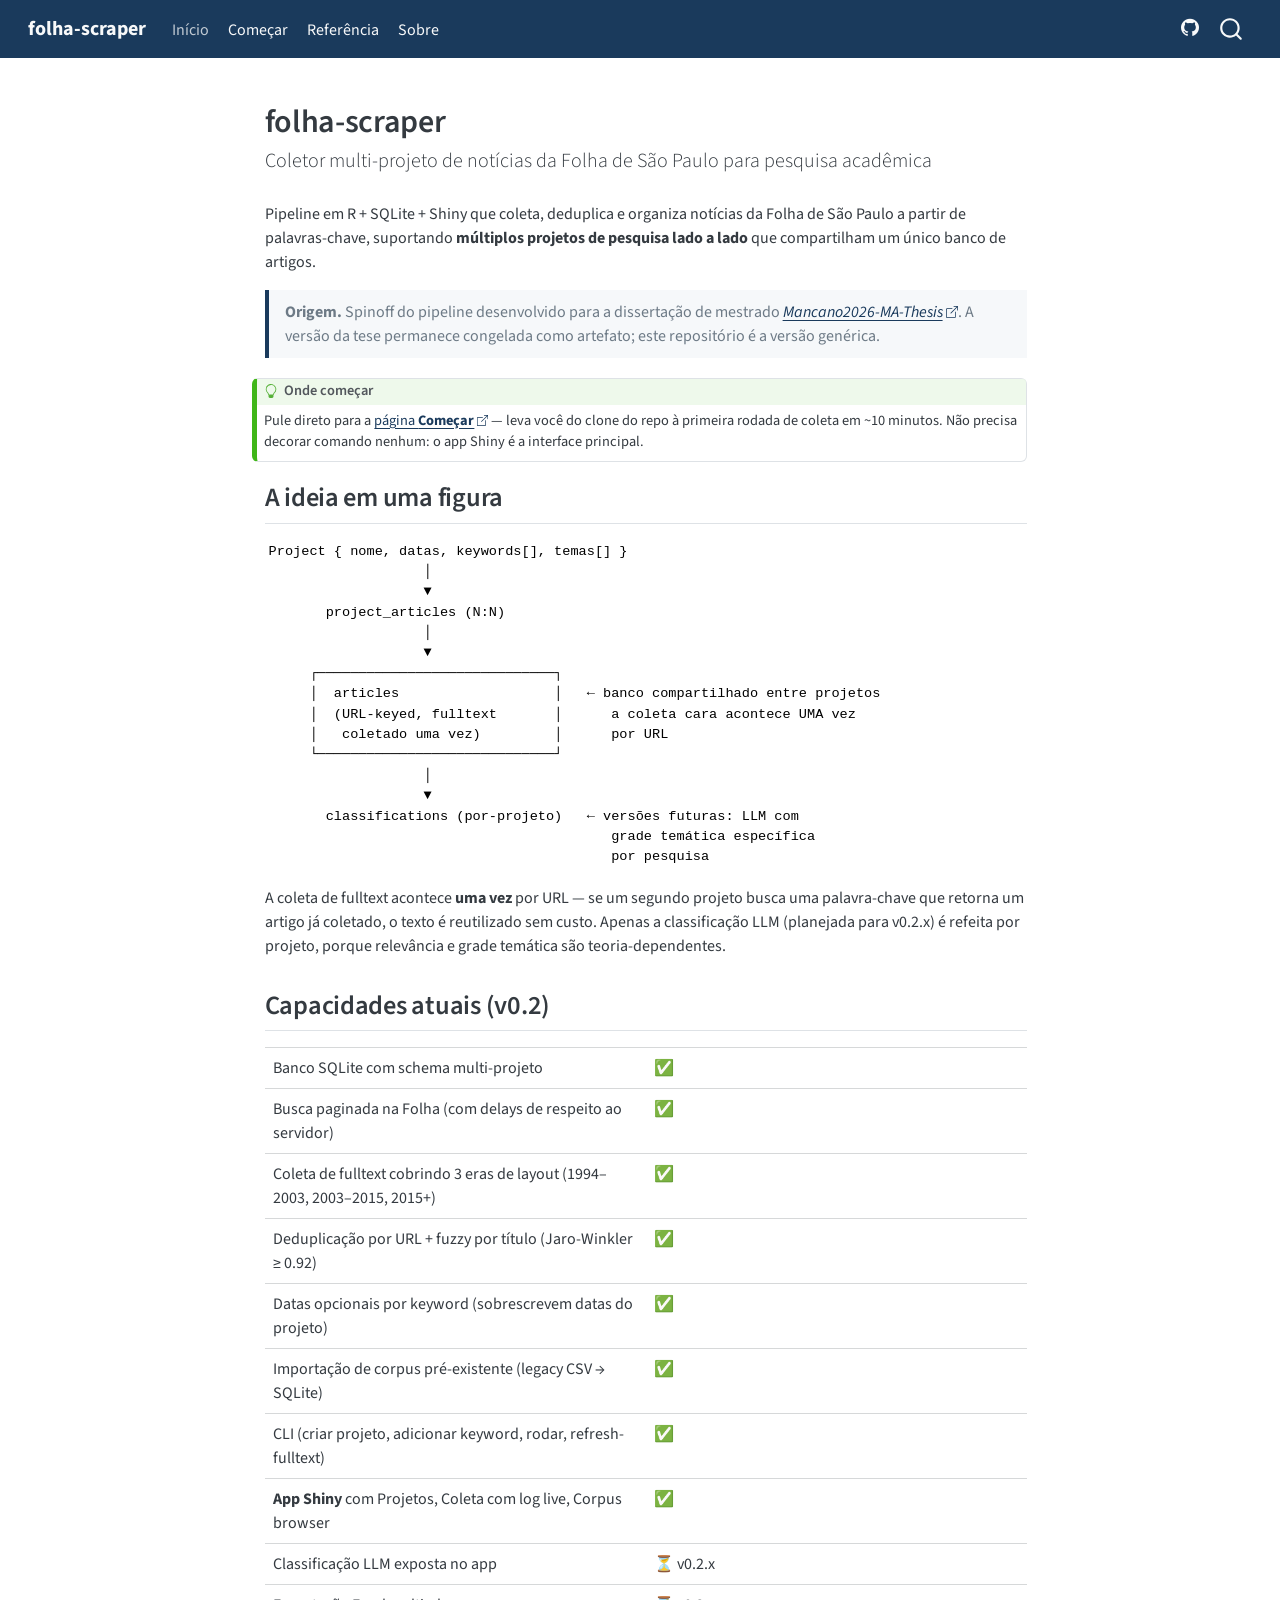
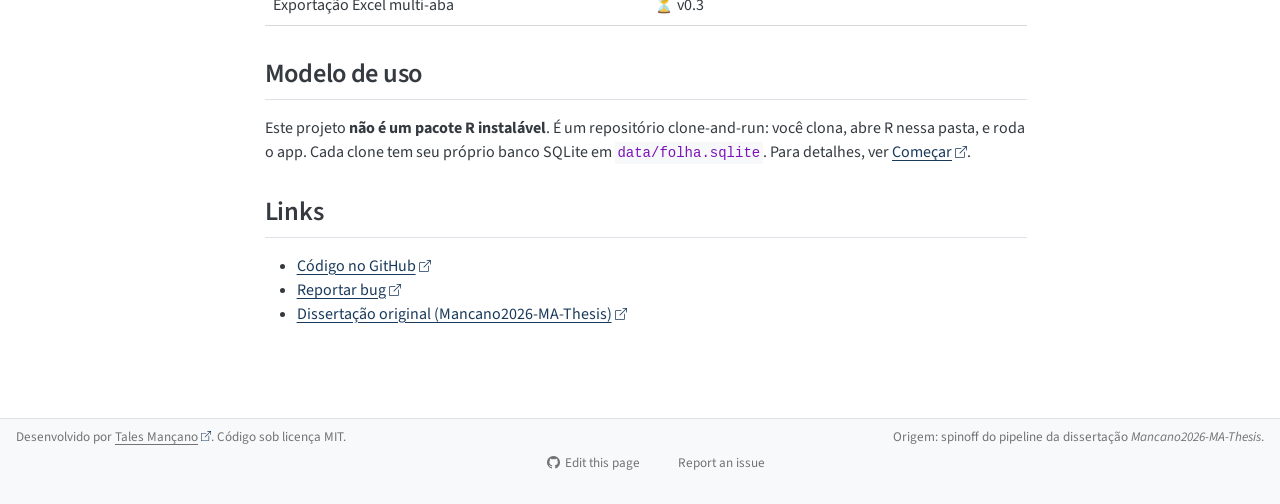
<file: docs/index.html>
<!DOCTYPE html>
<html xmlns="http://www.w3.org/1999/xhtml" lang="en" xml:lang="en"><head>

<meta charset="utf-8">
<meta name="generator" content="quarto-1.9.37">

<meta name="viewport" content="width=device-width, initial-scale=1.0, user-scalable=yes">


<title>folha-scraper</title>
<style>
/* Default styles provided by pandoc.
** See https://pandoc.org/MANUAL.html#variables-for-html for config info.
*/
code{white-space: pre-wrap;}
span.smallcaps{font-variant: small-caps;}
div.columns{display: flex; gap: min(4vw, 1.5em);}
div.column{flex: auto; overflow-x: auto;}
div.hanging-indent{margin-left: 1.5em; text-indent: -1.5em;}
ul.task-list{list-style: none;}
ul.task-list li input[type="checkbox"] {
  width: 0.8em;
  margin: 0 0.8em 0.2em -1em; /* quarto-specific, see https://github.com/quarto-dev/quarto-cli/issues/4556 */ 
  vertical-align: middle;
}
</style>


<script src="site_libs/quarto-nav/quarto-nav.js"></script>
<script src="site_libs/clipboard/clipboard.min.js"></script>
<script src="site_libs/quarto-search/autocomplete.umd.js"></script>
<script src="site_libs/quarto-search/fuse.min.js"></script>
<script src="site_libs/quarto-search/quarto-search.js"></script>
<meta name="quarto:offset" content="./">
<script src="site_libs/quarto-html/quarto.js" type="module"></script>
<script src="site_libs/quarto-html/tabsets/tabsets.js" type="module"></script>
<script src="site_libs/quarto-html/popper.min.js"></script>
<script src="site_libs/quarto-html/tippy.umd.min.js"></script>
<script src="site_libs/quarto-html/anchor.min.js"></script>
<link href="site_libs/quarto-html/tippy.css" rel="stylesheet">
<link href="site_libs/quarto-html/quarto-syntax-highlighting-d7bc499e3991bb191dafef194b218b79.css" rel="stylesheet" id="quarto-text-highlighting-styles">
<script src="site_libs/bootstrap/bootstrap.min.js"></script>
<link href="site_libs/bootstrap/bootstrap-icons.css" rel="stylesheet">
<link href="site_libs/bootstrap/bootstrap-9779c63a7e80801b0e7fff5281d4ee7c.min.css" rel="stylesheet" append-hash="true" id="quarto-bootstrap" data-mode="light">
<script id="quarto-search-options" type="application/json">{
  "location": "navbar",
  "copy-button": false,
  "collapse-after": 3,
  "panel-placement": "end",
  "type": "overlay",
  "limit": 50,
  "keyboard-shortcut": [
    "f",
    "/",
    "s"
  ],
  "show-item-context": false,
  "language": {
    "search-no-results-text": "No results",
    "search-matching-documents-text": "matching documents",
    "search-copy-link-title": "Copy link to search",
    "search-hide-matches-text": "Hide additional matches",
    "search-more-match-text": "more match in this document",
    "search-more-matches-text": "more matches in this document",
    "search-clear-button-title": "Clear",
    "search-text-placeholder": "",
    "search-detached-cancel-button-title": "Cancel",
    "search-submit-button-title": "Submit",
    "search-label": "Search"
  }
}</script>
<style>html{ scroll-behavior: smooth; }</style>


</head>

<body class="nav-fixed fullcontent quarto-light">

<div id="quarto-search-results"></div>
  <header id="quarto-header" class="headroom fixed-top">
    <nav class="navbar navbar-expand-lg " data-bs-theme="dark">
      <div class="navbar-container container-fluid">
      <div class="navbar-brand-container mx-auto">
    <a class="navbar-brand" href="./index.html">
    <span class="navbar-title">folha-scraper</span>
    </a>
  </div>
            <div id="quarto-search" class="" title="Search"></div>
          <button class="navbar-toggler" type="button" data-bs-toggle="collapse" data-bs-target="#navbarCollapse" aria-controls="navbarCollapse" role="menu" aria-expanded="false" aria-label="Toggle navigation" onclick="if (window.quartoToggleHeadroom) { window.quartoToggleHeadroom(); }">
  <span class="navbar-toggler-icon"></span>
</button>
          <div class="collapse navbar-collapse" id="navbarCollapse">
            <ul class="navbar-nav navbar-nav-scroll me-auto">
  <li class="nav-item">
    <a class="nav-link active" href="./index.html" aria-current="page"> 
<span class="menu-text">Início</span></a>
  </li>  
  <li class="nav-item">
    <a class="nav-link" href="./comecar.html"> 
<span class="menu-text">Começar</span></a>
  </li>  
  <li class="nav-item">
    <a class="nav-link" href="./referencia.html"> 
<span class="menu-text">Referência</span></a>
  </li>  
  <li class="nav-item">
    <a class="nav-link" href="./sobre.html"> 
<span class="menu-text">Sobre</span></a>
  </li>  
</ul>
            <ul class="navbar-nav navbar-nav-scroll ms-auto">
  <li class="nav-item compact">
    <a class="nav-link" href="https://github.com/mancano-tales/folha-scraper"> <i class="bi bi-github" role="img" aria-label="GitHub">
</i> 
<span class="menu-text"></span></a>
  </li>  
</ul>
          </div> <!-- /navcollapse -->
            <div class="quarto-navbar-tools">
</div>
      </div> <!-- /container-fluid -->
    </nav>
</header>
<!-- content -->
<div id="quarto-content" class="quarto-container page-columns page-rows-contents page-layout-article page-navbar">
<!-- sidebar -->
<!-- margin-sidebar -->
    
<!-- main -->
<main class="content" id="quarto-document-content">

<header id="title-block-header" class="quarto-title-block default">
<div class="quarto-title">
<h1 class="title">folha-scraper</h1>
<p class="subtitle lead">Coletor multi-projeto de notícias da Folha de São Paulo para pesquisa acadêmica</p>
</div>



<div class="quarto-title-meta">

    
  
    
  </div>
  


</header>


<p>Pipeline em R + SQLite + Shiny que coleta, deduplica e organiza notícias da Folha de São Paulo a partir de palavras-chave, suportando <strong>múltiplos projetos de pesquisa lado a lado</strong> que compartilham um único banco de artigos.</p>
<blockquote class="blockquote">
<p><strong>Origem.</strong> Spinoff do pipeline desenvolvido para a dissertação de mestrado <a href="https://github.com/mancano-tales/Mancano2026-MA-Thesis"><em>Mancano2026-MA-Thesis</em></a>. A versão da tese permanece congelada como artefato; este repositório é a versão genérica.</p>
</blockquote>
<div class="callout callout-style-default callout-tip callout-titled">
<div class="callout-header d-flex align-content-center">
<div class="callout-icon-container">
<i class="callout-icon"></i>
</div>
<div class="callout-title-container flex-fill">
<span class="screen-reader-only">Tip</span>Onde começar
</div>
</div>
<div class="callout-body-container callout-body">
<p>Pule direto para a <a href="./comecar.html">página <strong>Começar</strong></a> — leva você do clone do repo à primeira rodada de coleta em ~10 minutos. Não precisa decorar comando nenhum: o app Shiny é a interface principal.</p>
</div>
</div>
<section id="a-ideia-em-uma-figura" class="level2">
<h2 class="anchored" data-anchor-id="a-ideia-em-uma-figura">A ideia em uma figura</h2>
<pre><code>Project { nome, datas, keywords[], temas[] }
                   │
                   ▼
       project_articles (N:N)
                   │
                   ▼
     ┌─────────────────────────────┐
     │  articles                   │   ← banco compartilhado entre projetos
     │  (URL-keyed, fulltext       │      a coleta cara acontece UMA vez
     │   coletado uma vez)         │      por URL
     └─────────────────────────────┘
                   │
                   ▼
       classifications (por-projeto)   ← versões futuras: LLM com
                                          grade temática específica
                                          por pesquisa</code></pre>
<p>A coleta de fulltext acontece <strong>uma vez</strong> por URL — se um segundo projeto busca uma palavra-chave que retorna um artigo já coletado, o texto é reutilizado sem custo. Apenas a classificação LLM (planejada para v0.2.x) é refeita por projeto, porque relevância e grade temática são teoria-dependentes.</p>
</section>
<section id="capacidades-atuais-v0.2" class="level2">
<h2 class="anchored" data-anchor-id="capacidades-atuais-v0.2">Capacidades atuais (v0.2)</h2>
<table class="caption-top table">
<colgroup>
<col style="width: 50%">
<col style="width: 50%">
</colgroup>
<tbody>
<tr class="odd">
<td>Banco SQLite com schema multi-projeto</td>
<td>✅</td>
</tr>
<tr class="even">
<td>Busca paginada na Folha (com delays de respeito ao servidor)</td>
<td>✅</td>
</tr>
<tr class="odd">
<td>Coleta de fulltext cobrindo 3 eras de layout (1994–2003, 2003–2015, 2015+)</td>
<td>✅</td>
</tr>
<tr class="even">
<td>Deduplicação por URL + fuzzy por título (Jaro-Winkler ≥ 0.92)</td>
<td>✅</td>
</tr>
<tr class="odd">
<td>Datas opcionais por keyword (sobrescrevem datas do projeto)</td>
<td>✅</td>
</tr>
<tr class="even">
<td>Importação de corpus pré-existente (legacy CSV → SQLite)</td>
<td>✅</td>
</tr>
<tr class="odd">
<td>CLI (criar projeto, adicionar keyword, rodar, refresh-fulltext)</td>
<td>✅</td>
</tr>
<tr class="even">
<td><strong>App Shiny</strong> com Projetos, Coleta com log live, Corpus browser</td>
<td>✅</td>
</tr>
<tr class="odd">
<td>Classificação LLM exposta no app</td>
<td>⏳ v0.2.x</td>
</tr>
<tr class="even">
<td>Exportação Excel multi-aba</td>
<td>⏳ v0.3</td>
</tr>
</tbody>
</table>
</section>
<section id="modelo-de-uso" class="level2">
<h2 class="anchored" data-anchor-id="modelo-de-uso">Modelo de uso</h2>
<p>Este projeto <strong>não é um pacote R instalável</strong>. É um repositório clone-and-run: você clona, abre R nessa pasta, e roda o app. Cada clone tem seu próprio banco SQLite em <code>data/folha.sqlite</code>. Para detalhes, ver <a href="./comecar.html">Começar</a>.</p>
</section>
<section id="links" class="level2">
<h2 class="anchored" data-anchor-id="links">Links</h2>
<ul>
<li><a href="https://github.com/mancano-tales/folha-scraper">Código no GitHub</a></li>
<li><a href="https://github.com/mancano-tales/folha-scraper/issues">Reportar bug</a></li>
<li><a href="https://github.com/mancano-tales/Mancano2026-MA-Thesis">Dissertação original (Mancano2026-MA-Thesis)</a></li>
</ul>


</section>

<a onclick="window.scrollTo(0, 0); return false;" role="button" id="quarto-back-to-top"><i class="bi bi-arrow-up"></i> Back to top</a></main> <!-- /main -->
<script id="quarto-html-after-body" type="application/javascript">
  window.document.addEventListener("DOMContentLoaded", function (event) {
    const icon = "";
    const anchorJS = new window.AnchorJS();
    anchorJS.options = {
      placement: 'right',
      icon: icon
    };
    anchorJS.add('.anchored');
    const isCodeAnnotation = (el) => {
      for (const clz of el.classList) {
        if (clz.startsWith('code-annotation-')) {                     
          return true;
        }
      }
      return false;
    }
    const onCopySuccess = function(e) {
      // button target
      const button = e.trigger;
      // don't keep focus
      button.blur();
      // flash "checked"
      button.classList.add('code-copy-button-checked');
      var currentTitle = button.getAttribute("title");
      button.setAttribute("title", "Copied!");
      let tooltip;
      if (window.bootstrap) {
        button.setAttribute("data-bs-toggle", "tooltip");
        button.setAttribute("data-bs-placement", "left");
        button.setAttribute("data-bs-title", "Copied!");
        tooltip = new bootstrap.Tooltip(button, 
          { trigger: "manual", 
            customClass: "code-copy-button-tooltip",
            offset: [0, -8]});
        tooltip.show();    
      }
      setTimeout(function() {
        if (tooltip) {
          tooltip.hide();
          button.removeAttribute("data-bs-title");
          button.removeAttribute("data-bs-toggle");
          button.removeAttribute("data-bs-placement");
        }
        button.setAttribute("title", currentTitle);
        button.classList.remove('code-copy-button-checked');
      }, 1000);
      // clear code selection
      e.clearSelection();
    }
    const getTextToCopy = function(trigger) {
      const outerScaffold = trigger.parentElement.cloneNode(true);
      const codeEl = outerScaffold.querySelector('code');
      for (const childEl of codeEl.children) {
        if (isCodeAnnotation(childEl)) {
          childEl.remove();
        }
      }
      return codeEl.innerText;
    }
    const clipboard = new window.ClipboardJS('.code-copy-button:not([data-in-quarto-modal])', {
      text: getTextToCopy
    });
    clipboard.on('success', onCopySuccess);
    if (window.document.getElementById('quarto-embedded-source-code-modal')) {
      const clipboardModal = new window.ClipboardJS('.code-copy-button[data-in-quarto-modal]', {
        text: getTextToCopy,
        container: window.document.getElementById('quarto-embedded-source-code-modal')
      });
      clipboardModal.on('success', onCopySuccess);
    }
      var localhostRegex = new RegExp(/^(?:http|https):\/\/localhost\:?[0-9]*\//);
      var mailtoRegex = new RegExp(/^mailto:/);
        var filterRegex = new RegExp("https:\/\/mancano-tales\.github\.io\/folha-scraper\/");
      var isInternal = (href) => {
          return filterRegex.test(href) || localhostRegex.test(href) || mailtoRegex.test(href);
      }
      // Inspect non-navigation links and adorn them if external
     var links = window.document.querySelectorAll('a[href]:not(.nav-link):not(.navbar-brand):not(.toc-action):not(.sidebar-link):not(.sidebar-item-toggle):not(.pagination-link):not(.no-external):not([aria-hidden]):not(.dropdown-item):not(.quarto-navigation-tool):not(.about-link)');
      for (var i=0; i<links.length; i++) {
        const link = links[i];
        if (!isInternal(link.href)) {
          // undo the damage that might have been done by quarto-nav.js in the case of
          // links that we want to consider external
          if (link.dataset.originalHref !== undefined) {
            link.href = link.dataset.originalHref;
          }
            // target, if specified
            link.setAttribute("target", "_blank");
            if (link.getAttribute("rel") === null) {
              link.setAttribute("rel", "noopener");
            }
            // default icon
            link.classList.add("external");
        }
      }
    function tippyHover(el, contentFn, onTriggerFn, onUntriggerFn) {
      const config = {
        allowHTML: true,
        maxWidth: 500,
        delay: 100,
        arrow: false,
        appendTo: function(el) {
            return el.parentElement;
        },
        interactive: true,
        interactiveBorder: 10,
        theme: 'quarto',
        placement: 'bottom-start',
      };
      if (contentFn) {
        config.content = contentFn;
      }
      if (onTriggerFn) {
        config.onTrigger = onTriggerFn;
      }
      if (onUntriggerFn) {
        config.onUntrigger = onUntriggerFn;
      }
      window.tippy(el, config); 
    }
    const noterefs = window.document.querySelectorAll('a[role="doc-noteref"]');
    for (var i=0; i<noterefs.length; i++) {
      const ref = noterefs[i];
      tippyHover(ref, function() {
        // use id or data attribute instead here
        let href = ref.getAttribute('data-footnote-href') || ref.getAttribute('href');
        try { href = new URL(href).hash; } catch {}
        const id = href.replace(/^#\/?/, "");
        const note = window.document.getElementById(id);
        if (note) {
          return note.innerHTML;
        } else {
          return "";
        }
      });
    }
    const xrefs = window.document.querySelectorAll('a.quarto-xref');
    const processXRef = (id, note) => {
      // Strip column container classes
      const stripColumnClz = (el) => {
        el.classList.remove("page-full", "page-columns");
        if (el.children) {
          for (const child of el.children) {
            stripColumnClz(child);
          }
        }
      }
      stripColumnClz(note)
      if (id === null || id.startsWith('sec-')) {
        // Special case sections, only their first couple elements
        const container = document.createElement("div");
        if (note.children && note.children.length > 2) {
          container.appendChild(note.children[0].cloneNode(true));
          for (let i = 1; i < note.children.length; i++) {
            const child = note.children[i];
            if (child.tagName === "P" && child.innerText === "") {
              continue;
            } else {
              container.appendChild(child.cloneNode(true));
              break;
            }
          }
          if (window.Quarto?.typesetMath) {
            window.Quarto.typesetMath(container);
          }
          return container.innerHTML
        } else {
          if (window.Quarto?.typesetMath) {
            window.Quarto.typesetMath(note);
          }
          return note.innerHTML;
        }
      } else {
        // Remove any anchor links if they are present
        const anchorLink = note.querySelector('a.anchorjs-link');
        if (anchorLink) {
          anchorLink.remove();
        }
        if (window.Quarto?.typesetMath) {
          window.Quarto.typesetMath(note);
        }
        if (note.classList.contains("callout")) {
          return note.outerHTML;
        } else {
          return note.innerHTML;
        }
      }
    }
    for (var i=0; i<xrefs.length; i++) {
      const xref = xrefs[i];
      tippyHover(xref, undefined, function(instance) {
        instance.disable();
        let url = xref.getAttribute('href');
        let hash = undefined; 
        if (url.startsWith('#')) {
          hash = url;
        } else {
          try { hash = new URL(url).hash; } catch {}
        }
        if (hash) {
          const id = hash.replace(/^#\/?/, "");
          const note = window.document.getElementById(id);
          if (note !== null) {
            try {
              const html = processXRef(id, note.cloneNode(true));
              instance.setContent(html);
            } finally {
              instance.enable();
              instance.show();
            }
          } else {
            // See if we can fetch this
            fetch(url.split('#')[0])
            .then(res => res.text())
            .then(html => {
              const parser = new DOMParser();
              const htmlDoc = parser.parseFromString(html, "text/html");
              const note = htmlDoc.getElementById(id);
              if (note !== null) {
                const html = processXRef(id, note);
                instance.setContent(html);
              } 
            }).finally(() => {
              instance.enable();
              instance.show();
            });
          }
        } else {
          // See if we can fetch a full url (with no hash to target)
          // This is a special case and we should probably do some content thinning / targeting
          fetch(url)
          .then(res => res.text())
          .then(html => {
            const parser = new DOMParser();
            const htmlDoc = parser.parseFromString(html, "text/html");
            const note = htmlDoc.querySelector('main.content');
            if (note !== null) {
              // This should only happen for chapter cross references
              // (since there is no id in the URL)
              // remove the first header
              if (note.children.length > 0 && note.children[0].tagName === "HEADER") {
                note.children[0].remove();
              }
              const html = processXRef(null, note);
              instance.setContent(html);
            } 
          }).finally(() => {
            instance.enable();
            instance.show();
          });
        }
      }, function(instance) {
      });
    }
        let selectedAnnoteEl;
        const selectorForAnnotation = ( cell, annotation) => {
          let cellAttr = 'data-code-cell="' + cell + '"';
          let lineAttr = 'data-code-annotation="' +  annotation + '"';
          const selector = 'span[' + cellAttr + '][' + lineAttr + ']';
          return selector;
        }
        const selectCodeLines = (annoteEl) => {
          const doc = window.document;
          const targetCell = annoteEl.getAttribute("data-target-cell");
          const targetAnnotation = annoteEl.getAttribute("data-target-annotation");
          const annoteSpan = window.document.querySelector(selectorForAnnotation(targetCell, targetAnnotation));
          const lines = annoteSpan.getAttribute("data-code-lines").split(",");
          const lineIds = lines.map((line) => {
            return targetCell + "-" + line;
          })
          let top = null;
          let height = null;
          let parent = null;
          if (lineIds.length > 0) {
              //compute the position of the single el (top and bottom and make a div)
              const el = window.document.getElementById(lineIds[0]);
              top = el.offsetTop;
              height = el.offsetHeight;
              parent = el.parentElement.parentElement;
            if (lineIds.length > 1) {
              const lastEl = window.document.getElementById(lineIds[lineIds.length - 1]);
              const bottom = lastEl.offsetTop + lastEl.offsetHeight;
              height = bottom - top;
            }
            if (top !== null && height !== null && parent !== null) {
              // cook up a div (if necessary) and position it 
              let div = window.document.getElementById("code-annotation-line-highlight");
              if (div === null) {
                div = window.document.createElement("div");
                div.setAttribute("id", "code-annotation-line-highlight");
                div.style.position = 'absolute';
                parent.appendChild(div);
              }
              div.style.top = top - 2 + "px";
              div.style.height = height + 4 + "px";
              div.style.left = 0;
              let gutterDiv = window.document.getElementById("code-annotation-line-highlight-gutter");
              if (gutterDiv === null) {
                gutterDiv = window.document.createElement("div");
                gutterDiv.setAttribute("id", "code-annotation-line-highlight-gutter");
                gutterDiv.style.position = 'absolute';
                const codeCell = window.document.getElementById(targetCell);
                const gutter = codeCell.querySelector('.code-annotation-gutter');
                gutter.appendChild(gutterDiv);
              }
              gutterDiv.style.top = top - 2 + "px";
              gutterDiv.style.height = height + 4 + "px";
            }
            selectedAnnoteEl = annoteEl;
          }
        };
        const unselectCodeLines = () => {
          const elementsIds = ["code-annotation-line-highlight", "code-annotation-line-highlight-gutter"];
          elementsIds.forEach((elId) => {
            const div = window.document.getElementById(elId);
            if (div) {
              div.remove();
            }
          });
          selectedAnnoteEl = undefined;
        };
          // Handle positioning of the toggle
      window.addEventListener(
        "resize",
        throttle(() => {
          elRect = undefined;
          if (selectedAnnoteEl) {
            selectCodeLines(selectedAnnoteEl);
          }
        }, 10)
      );
      function throttle(fn, ms) {
      let throttle = false;
      let timer;
        return (...args) => {
          if(!throttle) { // first call gets through
              fn.apply(this, args);
              throttle = true;
          } else { // all the others get throttled
              if(timer) clearTimeout(timer); // cancel #2
              timer = setTimeout(() => {
                fn.apply(this, args);
                timer = throttle = false;
              }, ms);
          }
        };
      }
        // Attach click handler to the DT
        const annoteDls = window.document.querySelectorAll('dt[data-target-cell]');
        for (const annoteDlNode of annoteDls) {
          annoteDlNode.addEventListener('click', (event) => {
            const clickedEl = event.target;
            if (clickedEl !== selectedAnnoteEl) {
              unselectCodeLines();
              const activeEl = window.document.querySelector('dt[data-target-cell].code-annotation-active');
              if (activeEl) {
                activeEl.classList.remove('code-annotation-active');
              }
              selectCodeLines(clickedEl);
              clickedEl.classList.add('code-annotation-active');
            } else {
              // Unselect the line
              unselectCodeLines();
              clickedEl.classList.remove('code-annotation-active');
            }
          });
        }
    const findCites = (el) => {
      const parentEl = el.parentElement;
      if (parentEl) {
        const cites = parentEl.dataset.cites;
        if (cites) {
          return {
            el,
            cites: cites.split(' ')
          };
        } else {
          return findCites(el.parentElement)
        }
      } else {
        return undefined;
      }
    };
    var bibliorefs = window.document.querySelectorAll('a[role="doc-biblioref"]');
    for (var i=0; i<bibliorefs.length; i++) {
      const ref = bibliorefs[i];
      const citeInfo = findCites(ref);
      if (citeInfo) {
        tippyHover(citeInfo.el, function() {
          var popup = window.document.createElement('div');
          citeInfo.cites.forEach(function(cite) {
            var citeDiv = window.document.createElement('div');
            citeDiv.classList.add('hanging-indent');
            citeDiv.classList.add('csl-entry');
            var biblioDiv = window.document.getElementById('ref-' + cite);
            if (biblioDiv) {
              citeDiv.innerHTML = biblioDiv.innerHTML;
            }
            popup.appendChild(citeDiv);
          });
          return popup.innerHTML;
        });
      }
    }
  });
  </script>
</div> <!-- /content -->
<footer class="footer">
  <div class="nav-footer">
    <div class="nav-footer-left">
<p>Desenvolvido por <a href="https://github.com/mancano-tales">Tales Mançano</a>. Código sob licença MIT.</p>
</div>   
    <div class="nav-footer-center">
      &nbsp;
    <div class="toc-actions"><ul><li><a href="https://github.com/mancano-tales/folha-scraper/edit/main/index.qmd" class="toc-action"><i class="bi bi-github"></i>Edit this page</a></li><li><a href="https://github.com/mancano-tales/folha-scraper/issues/new" class="toc-action"><i class="bi empty"></i>Report an issue</a></li></ul></div></div>
    <div class="nav-footer-right">
<p>Origem: spinoff do pipeline da dissertação <em>Mancano2026-MA-Thesis</em>.</p>
</div>
  </div>
</footer>




<script src="site_libs/quarto-html/zenscroll-min.js"></script>
</body></html>
</file>
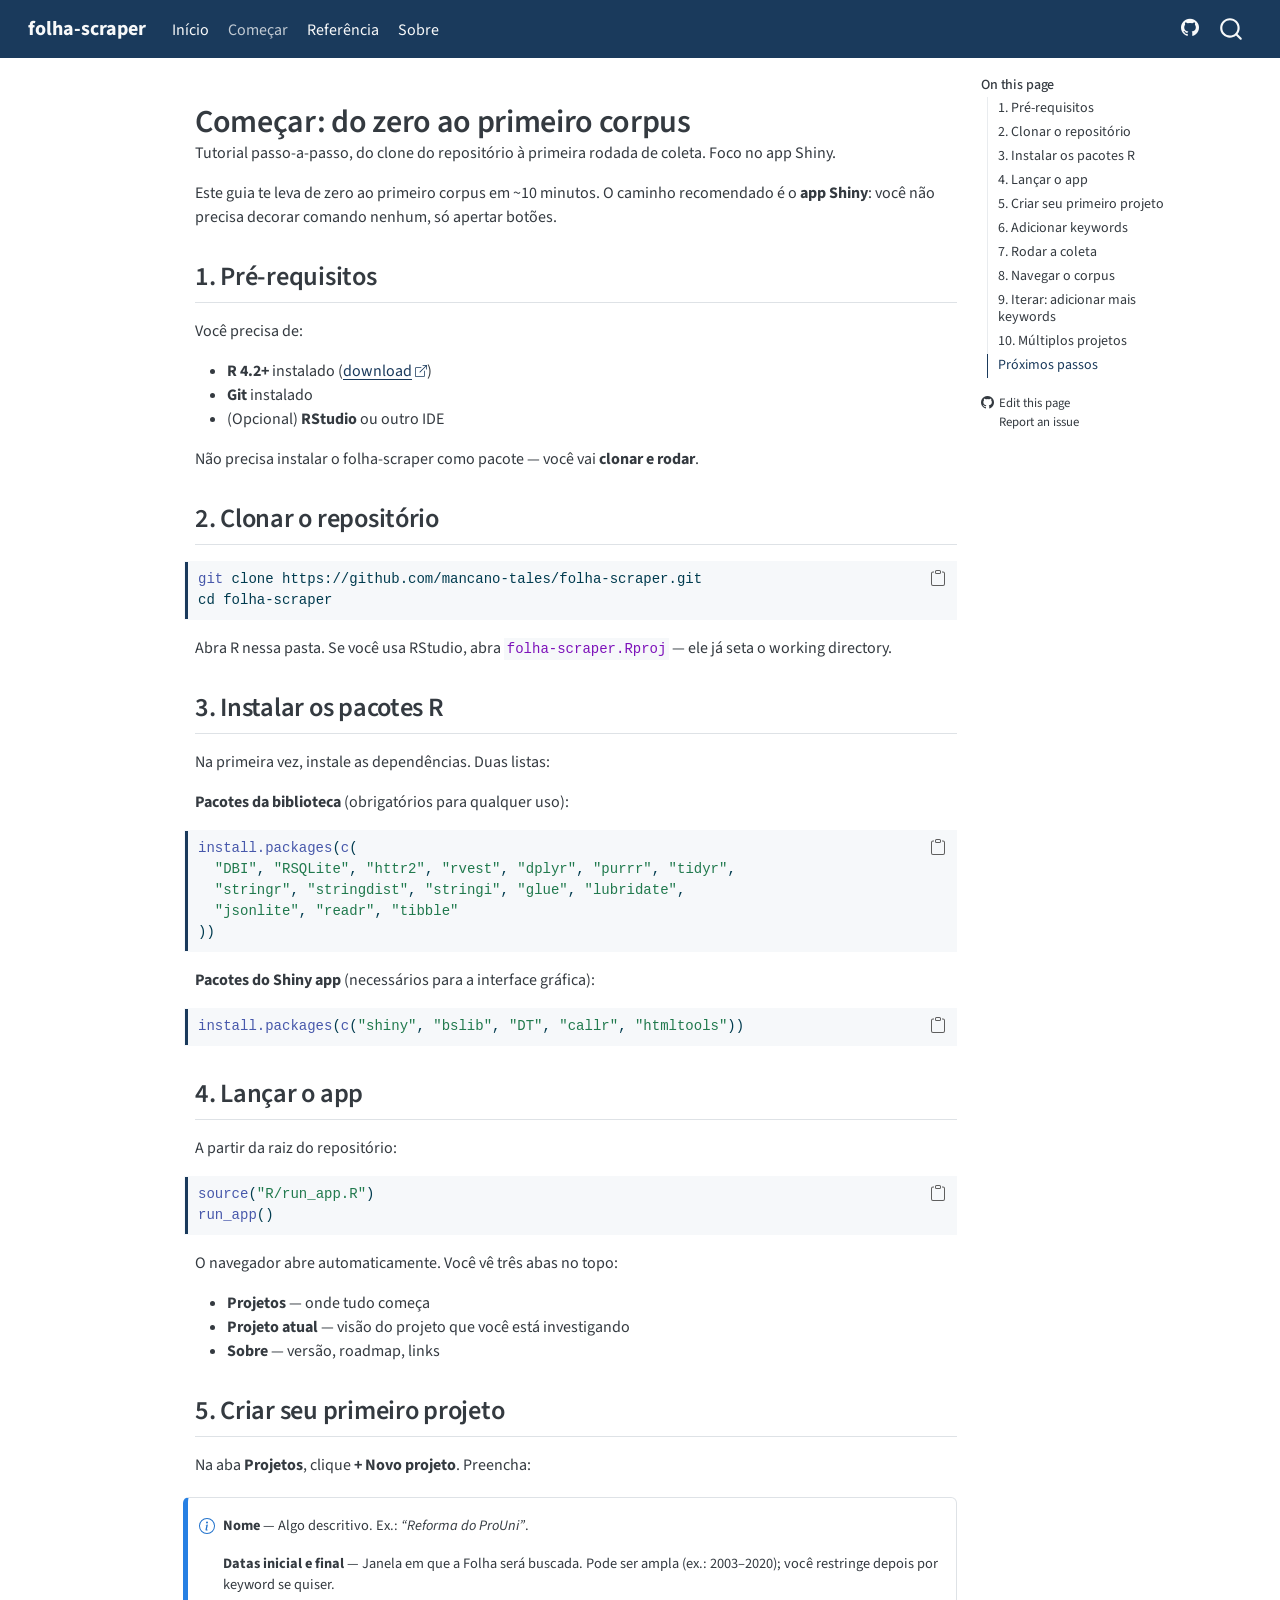
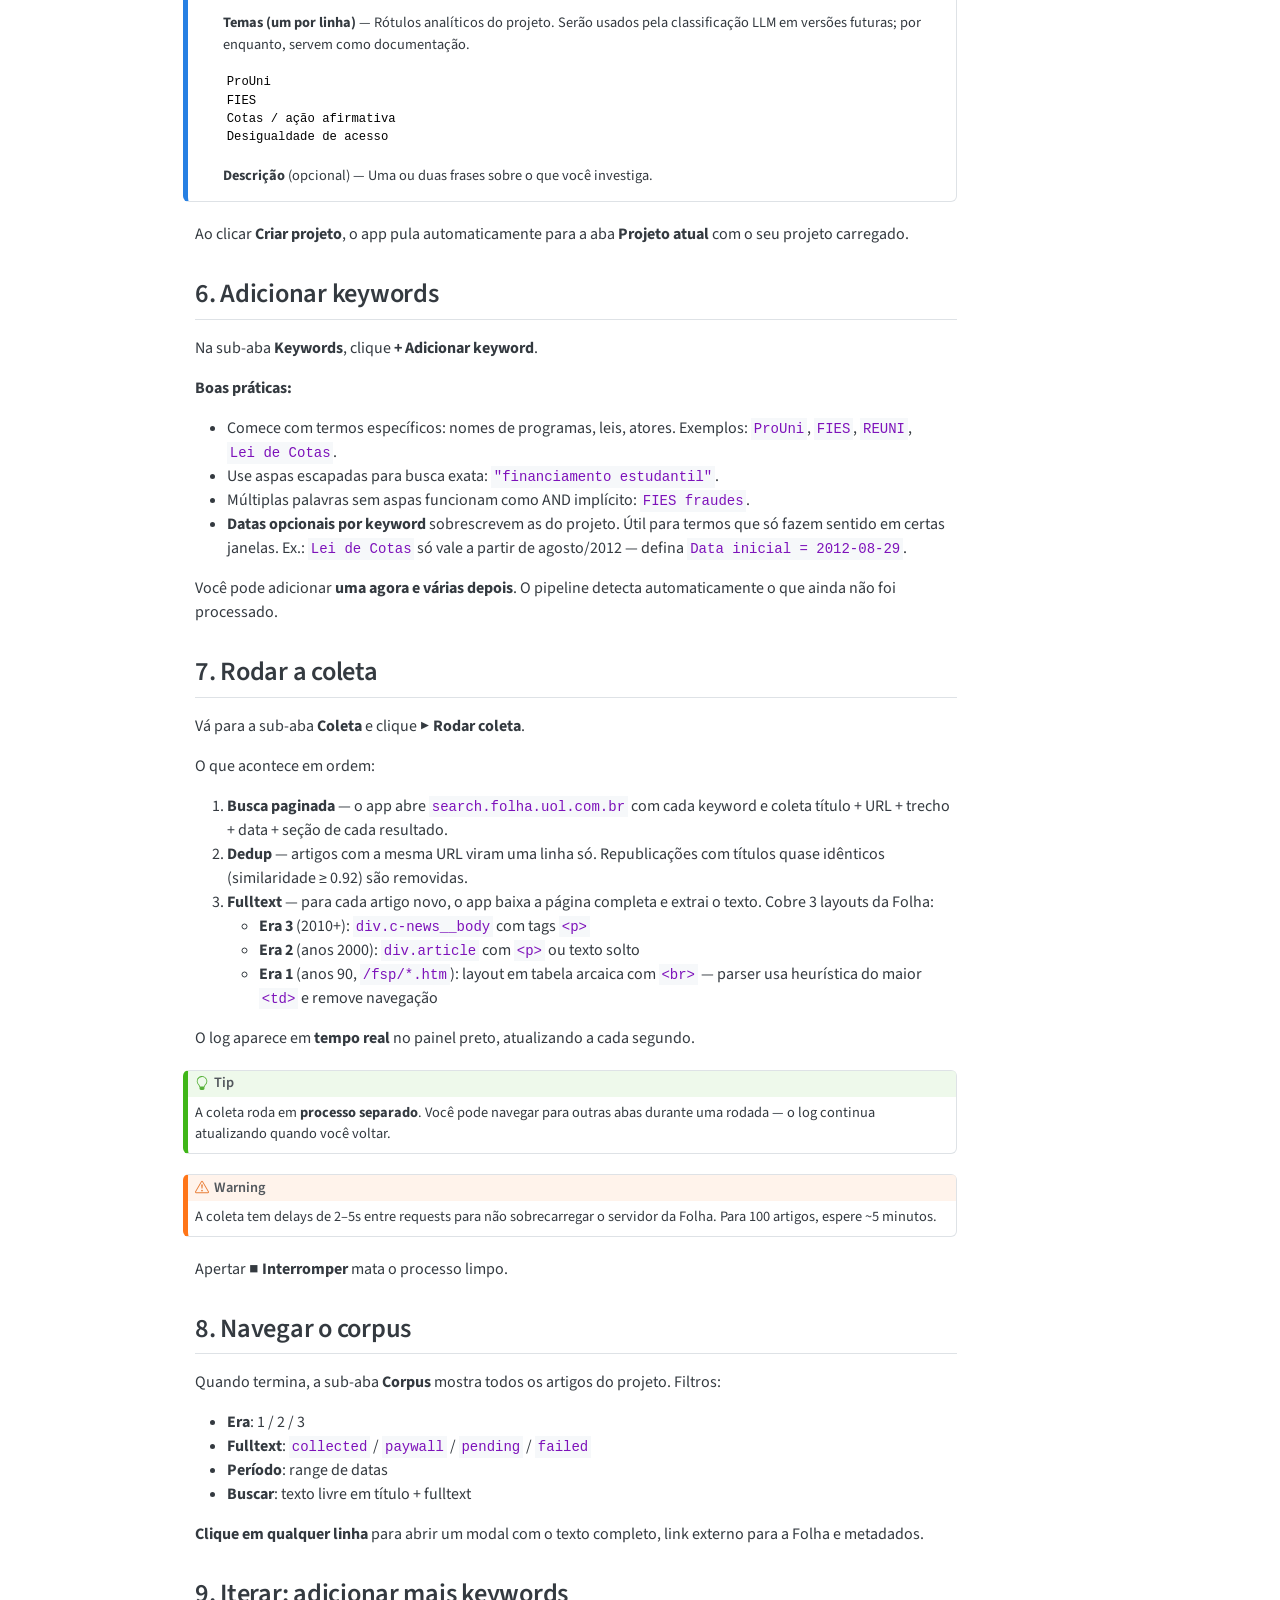
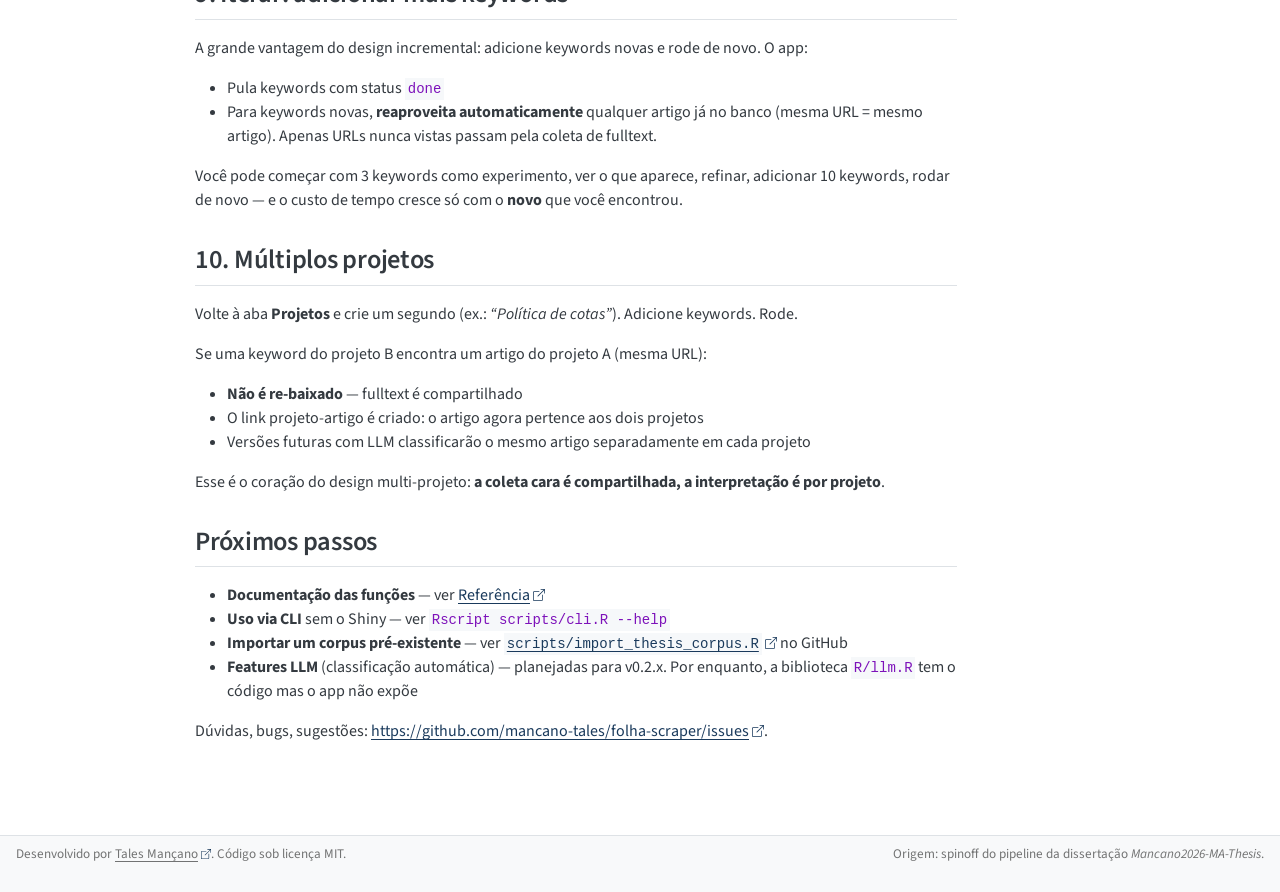
<file: docs/comecar.html>
<!DOCTYPE html>
<html xmlns="http://www.w3.org/1999/xhtml" lang="en" xml:lang="en"><head>

<meta charset="utf-8">
<meta name="generator" content="quarto-1.9.37">

<meta name="viewport" content="width=device-width, initial-scale=1.0, user-scalable=yes">

<meta name="description" content="Tutorial passo-a-passo, do clone do repositório à primeira rodada de coleta. Foco no app Shiny.">

<title>Começar: do zero ao primeiro corpus – folha-scraper</title>
<style>
/* Default styles provided by pandoc.
** See https://pandoc.org/MANUAL.html#variables-for-html for config info.
*/
code{white-space: pre-wrap;}
span.smallcaps{font-variant: small-caps;}
div.columns{display: flex; gap: min(4vw, 1.5em);}
div.column{flex: auto; overflow-x: auto;}
div.hanging-indent{margin-left: 1.5em; text-indent: -1.5em;}
ul.task-list{list-style: none;}
ul.task-list li input[type="checkbox"] {
  width: 0.8em;
  margin: 0 0.8em 0.2em -1em; /* quarto-specific, see https://github.com/quarto-dev/quarto-cli/issues/4556 */ 
  vertical-align: middle;
}
/* CSS for syntax highlighting */
html { -webkit-text-size-adjust: 100%; }
pre > code.sourceCode { white-space: pre; position: relative; }
pre > code.sourceCode > span { display: inline-block; line-height: 1.25; }
pre > code.sourceCode > span:empty { height: 1.2em; }
.sourceCode { overflow: visible; }
code.sourceCode > span { color: inherit; text-decoration: inherit; }
div.sourceCode { margin: 1em 0; }
pre.sourceCode { margin: 0; }
@media screen {
div.sourceCode { overflow: auto; }
}
@media print {
pre > code.sourceCode { white-space: pre-wrap; }
pre > code.sourceCode > span { text-indent: -5em; padding-left: 5em; }
}
pre.numberSource code
  { counter-reset: source-line 0; }
pre.numberSource code > span
  { position: relative; left: -4em; counter-increment: source-line; }
pre.numberSource code > span > a:first-child::before
  { content: counter(source-line);
    position: relative; left: -1em; text-align: right; vertical-align: baseline;
    border: none; display: inline-block;
    -webkit-touch-callout: none; -webkit-user-select: none;
    -khtml-user-select: none; -moz-user-select: none;
    -ms-user-select: none; user-select: none;
    padding: 0 4px; width: 4em;
  }
pre.numberSource { margin-left: 3em;  padding-left: 4px; }
div.sourceCode
  {   }
@media screen {
pre > code.sourceCode > span > a:first-child::before { text-decoration: underline; }
}
</style>


<script src="site_libs/quarto-nav/quarto-nav.js"></script>
<script src="site_libs/clipboard/clipboard.min.js"></script>
<script src="site_libs/quarto-search/autocomplete.umd.js"></script>
<script src="site_libs/quarto-search/fuse.min.js"></script>
<script src="site_libs/quarto-search/quarto-search.js"></script>
<meta name="quarto:offset" content="./">
<script src="site_libs/quarto-html/quarto.js" type="module"></script>
<script src="site_libs/quarto-html/tabsets/tabsets.js" type="module"></script>
<script src="site_libs/quarto-html/popper.min.js"></script>
<script src="site_libs/quarto-html/tippy.umd.min.js"></script>
<script src="site_libs/quarto-html/anchor.min.js"></script>
<link href="site_libs/quarto-html/tippy.css" rel="stylesheet">
<link href="site_libs/quarto-html/quarto-syntax-highlighting-d7bc499e3991bb191dafef194b218b79.css" rel="stylesheet" id="quarto-text-highlighting-styles">
<script src="site_libs/bootstrap/bootstrap.min.js"></script>
<link href="site_libs/bootstrap/bootstrap-icons.css" rel="stylesheet">
<link href="site_libs/bootstrap/bootstrap-9779c63a7e80801b0e7fff5281d4ee7c.min.css" rel="stylesheet" append-hash="true" id="quarto-bootstrap" data-mode="light">
<script id="quarto-search-options" type="application/json">{
  "location": "navbar",
  "copy-button": false,
  "collapse-after": 3,
  "panel-placement": "end",
  "type": "overlay",
  "limit": 50,
  "keyboard-shortcut": [
    "f",
    "/",
    "s"
  ],
  "show-item-context": false,
  "language": {
    "search-no-results-text": "No results",
    "search-matching-documents-text": "matching documents",
    "search-copy-link-title": "Copy link to search",
    "search-hide-matches-text": "Hide additional matches",
    "search-more-match-text": "more match in this document",
    "search-more-matches-text": "more matches in this document",
    "search-clear-button-title": "Clear",
    "search-text-placeholder": "",
    "search-detached-cancel-button-title": "Cancel",
    "search-submit-button-title": "Submit",
    "search-label": "Search"
  }
}</script>
<style>html{ scroll-behavior: smooth; }</style>


</head>

<body class="nav-fixed quarto-light">

<div id="quarto-search-results"></div>
  <header id="quarto-header" class="headroom fixed-top">
    <nav class="navbar navbar-expand-lg " data-bs-theme="dark">
      <div class="navbar-container container-fluid">
      <div class="navbar-brand-container mx-auto">
    <a class="navbar-brand" href="./index.html">
    <span class="navbar-title">folha-scraper</span>
    </a>
  </div>
            <div id="quarto-search" class="" title="Search"></div>
          <button class="navbar-toggler" type="button" data-bs-toggle="collapse" data-bs-target="#navbarCollapse" aria-controls="navbarCollapse" role="menu" aria-expanded="false" aria-label="Toggle navigation" onclick="if (window.quartoToggleHeadroom) { window.quartoToggleHeadroom(); }">
  <span class="navbar-toggler-icon"></span>
</button>
          <div class="collapse navbar-collapse" id="navbarCollapse">
            <ul class="navbar-nav navbar-nav-scroll me-auto">
  <li class="nav-item">
    <a class="nav-link" href="./index.html"> 
<span class="menu-text">Início</span></a>
  </li>  
  <li class="nav-item">
    <a class="nav-link active" href="./comecar.html" aria-current="page"> 
<span class="menu-text">Começar</span></a>
  </li>  
  <li class="nav-item">
    <a class="nav-link" href="./referencia.html"> 
<span class="menu-text">Referência</span></a>
  </li>  
  <li class="nav-item">
    <a class="nav-link" href="./sobre.html"> 
<span class="menu-text">Sobre</span></a>
  </li>  
</ul>
            <ul class="navbar-nav navbar-nav-scroll ms-auto">
  <li class="nav-item compact">
    <a class="nav-link" href="https://github.com/mancano-tales/folha-scraper"> <i class="bi bi-github" role="img" aria-label="GitHub">
</i> 
<span class="menu-text"></span></a>
  </li>  
</ul>
          </div> <!-- /navcollapse -->
            <div class="quarto-navbar-tools">
</div>
      </div> <!-- /container-fluid -->
    </nav>
</header>
<!-- content -->
<div id="quarto-content" class="quarto-container page-columns page-rows-contents page-layout-article page-navbar">
<!-- sidebar -->
<!-- margin-sidebar -->
    <div id="quarto-margin-sidebar" class="sidebar margin-sidebar">
        <nav id="TOC" role="doc-toc" class="toc-active">
    <h2 id="toc-title">On this page</h2>
   
  <ul>
  <li><a href="#pré-requisitos" id="toc-pré-requisitos" class="nav-link active" data-scroll-target="#pré-requisitos">1. Pré-requisitos</a></li>
  <li><a href="#clonar-o-repositório" id="toc-clonar-o-repositório" class="nav-link" data-scroll-target="#clonar-o-repositório">2. Clonar o repositório</a></li>
  <li><a href="#instalar-os-pacotes-r" id="toc-instalar-os-pacotes-r" class="nav-link" data-scroll-target="#instalar-os-pacotes-r">3. Instalar os pacotes R</a></li>
  <li><a href="#lançar-o-app" id="toc-lançar-o-app" class="nav-link" data-scroll-target="#lançar-o-app">4. Lançar o app</a></li>
  <li><a href="#criar-seu-primeiro-projeto" id="toc-criar-seu-primeiro-projeto" class="nav-link" data-scroll-target="#criar-seu-primeiro-projeto">5. Criar seu primeiro projeto</a></li>
  <li><a href="#adicionar-keywords" id="toc-adicionar-keywords" class="nav-link" data-scroll-target="#adicionar-keywords">6. Adicionar keywords</a></li>
  <li><a href="#rodar-a-coleta" id="toc-rodar-a-coleta" class="nav-link" data-scroll-target="#rodar-a-coleta">7. Rodar a coleta</a></li>
  <li><a href="#navegar-o-corpus" id="toc-navegar-o-corpus" class="nav-link" data-scroll-target="#navegar-o-corpus">8. Navegar o corpus</a></li>
  <li><a href="#iterar-adicionar-mais-keywords" id="toc-iterar-adicionar-mais-keywords" class="nav-link" data-scroll-target="#iterar-adicionar-mais-keywords">9. Iterar: adicionar mais keywords</a></li>
  <li><a href="#múltiplos-projetos" id="toc-múltiplos-projetos" class="nav-link" data-scroll-target="#múltiplos-projetos">10. Múltiplos projetos</a></li>
  <li><a href="#próximos-passos" id="toc-próximos-passos" class="nav-link" data-scroll-target="#próximos-passos">Próximos passos</a></li>
  </ul>
<div class="toc-actions"><ul><li><a href="https://github.com/mancano-tales/folha-scraper/edit/main/comecar.qmd" class="toc-action"><i class="bi bi-github"></i>Edit this page</a></li><li><a href="https://github.com/mancano-tales/folha-scraper/issues/new" class="toc-action"><i class="bi empty"></i>Report an issue</a></li></ul></div></nav>
    </div>
<!-- main -->
<main class="content" id="quarto-document-content">

<header id="title-block-header" class="quarto-title-block default">
<div class="quarto-title">
<h1 class="title">Começar: do zero ao primeiro corpus</h1>
</div>

<div>
  <div class="description">
    Tutorial passo-a-passo, do clone do repositório à primeira rodada de coleta. Foco no app Shiny.
  </div>
</div>


<div class="quarto-title-meta">

    
  
    
  </div>
  


</header>


<p>Este guia te leva de zero ao primeiro corpus em ~10 minutos. O caminho recomendado é o <strong>app Shiny</strong>: você não precisa decorar comando nenhum, só apertar botões.</p>
<section id="pré-requisitos" class="level2">
<h2 class="anchored" data-anchor-id="pré-requisitos">1. Pré-requisitos</h2>
<p>Você precisa de:</p>
<ul>
<li><strong>R 4.2+</strong> instalado (<a href="https://cran.r-project.org/">download</a>)</li>
<li><strong>Git</strong> instalado</li>
<li>(Opcional) <strong>RStudio</strong> ou outro IDE</li>
</ul>
<p>Não precisa instalar o folha-scraper como pacote — você vai <strong>clonar e rodar</strong>.</p>
</section>
<section id="clonar-o-repositório" class="level2">
<h2 class="anchored" data-anchor-id="clonar-o-repositório">2. Clonar o repositório</h2>
<div class="code-copy-outer-scaffold"><div class="sourceCode" id="cb1"><pre class="sourceCode bash code-with-copy"><code class="sourceCode bash"><span id="cb1-1"><a href="#cb1-1" aria-hidden="true" tabindex="-1"></a><span class="fu">git</span> clone https://github.com/mancano-tales/folha-scraper.git</span>
<span id="cb1-2"><a href="#cb1-2" aria-hidden="true" tabindex="-1"></a><span class="bu">cd</span> folha-scraper</span></code></pre></div><button title="Copy to Clipboard" class="code-copy-button"><i class="bi"></i></button></div>
<p>Abra R nessa pasta. Se você usa RStudio, abra <code>folha-scraper.Rproj</code> — ele já seta o working directory.</p>
</section>
<section id="instalar-os-pacotes-r" class="level2">
<h2 class="anchored" data-anchor-id="instalar-os-pacotes-r">3. Instalar os pacotes R</h2>
<p>Na primeira vez, instale as dependências. Duas listas:</p>
<p><strong>Pacotes da biblioteca</strong> (obrigatórios para qualquer uso):</p>
<div class="code-copy-outer-scaffold"><div class="sourceCode" id="cb2"><pre class="sourceCode r code-with-copy"><code class="sourceCode r"><span id="cb2-1"><a href="#cb2-1" aria-hidden="true" tabindex="-1"></a><span class="fu">install.packages</span>(<span class="fu">c</span>(</span>
<span id="cb2-2"><a href="#cb2-2" aria-hidden="true" tabindex="-1"></a>  <span class="st">"DBI"</span>, <span class="st">"RSQLite"</span>, <span class="st">"httr2"</span>, <span class="st">"rvest"</span>, <span class="st">"dplyr"</span>, <span class="st">"purrr"</span>, <span class="st">"tidyr"</span>,</span>
<span id="cb2-3"><a href="#cb2-3" aria-hidden="true" tabindex="-1"></a>  <span class="st">"stringr"</span>, <span class="st">"stringdist"</span>, <span class="st">"stringi"</span>, <span class="st">"glue"</span>, <span class="st">"lubridate"</span>,</span>
<span id="cb2-4"><a href="#cb2-4" aria-hidden="true" tabindex="-1"></a>  <span class="st">"jsonlite"</span>, <span class="st">"readr"</span>, <span class="st">"tibble"</span></span>
<span id="cb2-5"><a href="#cb2-5" aria-hidden="true" tabindex="-1"></a>))</span></code></pre></div><button title="Copy to Clipboard" class="code-copy-button"><i class="bi"></i></button></div>
<p><strong>Pacotes do Shiny app</strong> (necessários para a interface gráfica):</p>
<div class="code-copy-outer-scaffold"><div class="sourceCode" id="cb3"><pre class="sourceCode r code-with-copy"><code class="sourceCode r"><span id="cb3-1"><a href="#cb3-1" aria-hidden="true" tabindex="-1"></a><span class="fu">install.packages</span>(<span class="fu">c</span>(<span class="st">"shiny"</span>, <span class="st">"bslib"</span>, <span class="st">"DT"</span>, <span class="st">"callr"</span>, <span class="st">"htmltools"</span>))</span></code></pre></div><button title="Copy to Clipboard" class="code-copy-button"><i class="bi"></i></button></div>
</section>
<section id="lançar-o-app" class="level2">
<h2 class="anchored" data-anchor-id="lançar-o-app">4. Lançar o app</h2>
<p>A partir da raiz do repositório:</p>
<div class="code-copy-outer-scaffold"><div class="sourceCode" id="cb4"><pre class="sourceCode r code-with-copy"><code class="sourceCode r"><span id="cb4-1"><a href="#cb4-1" aria-hidden="true" tabindex="-1"></a><span class="fu">source</span>(<span class="st">"R/run_app.R"</span>)</span>
<span id="cb4-2"><a href="#cb4-2" aria-hidden="true" tabindex="-1"></a><span class="fu">run_app</span>()</span></code></pre></div><button title="Copy to Clipboard" class="code-copy-button"><i class="bi"></i></button></div>
<p>O navegador abre automaticamente. Você vê três abas no topo:</p>
<ul>
<li><strong>Projetos</strong> — onde tudo começa</li>
<li><strong>Projeto atual</strong> — visão do projeto que você está investigando</li>
<li><strong>Sobre</strong> — versão, roadmap, links</li>
</ul>
</section>
<section id="criar-seu-primeiro-projeto" class="level2">
<h2 class="anchored" data-anchor-id="criar-seu-primeiro-projeto">5. Criar seu primeiro projeto</h2>
<p>Na aba <strong>Projetos</strong>, clique <strong>+ Novo projeto</strong>. Preencha:</p>
<div class="callout callout-style-simple callout-note">
<div class="callout-body d-flex">
<div class="callout-icon-container">
<i class="callout-icon"></i>
</div>
<div class="callout-body-container">
<p><strong>Nome</strong> — Algo descritivo. Ex.: <em>“Reforma do ProUni”</em>.</p>
<p><strong>Datas inicial e final</strong> — Janela em que a Folha será buscada. Pode ser ampla (ex.: 2003–2020); você restringe depois por keyword se quiser.</p>
<p><strong>Temas (um por linha)</strong> — Rótulos analíticos do projeto. Serão usados pela classificação LLM em versões futuras; por enquanto, servem como documentação.</p>
<pre><code>ProUni
FIES
Cotas / ação afirmativa
Desigualdade de acesso</code></pre>
<p><strong>Descrição</strong> (opcional) — Uma ou duas frases sobre o que você investiga.</p>
</div>
</div>
</div>
<p>Ao clicar <strong>Criar projeto</strong>, o app pula automaticamente para a aba <strong>Projeto atual</strong> com o seu projeto carregado.</p>
</section>
<section id="adicionar-keywords" class="level2">
<h2 class="anchored" data-anchor-id="adicionar-keywords">6. Adicionar keywords</h2>
<p>Na sub-aba <strong>Keywords</strong>, clique <strong>+ Adicionar keyword</strong>.</p>
<p><strong>Boas práticas:</strong></p>
<ul>
<li>Comece com termos específicos: nomes de programas, leis, atores. Exemplos: <code>ProUni</code>, <code>FIES</code>, <code>REUNI</code>, <code>Lei de Cotas</code>.</li>
<li>Use aspas escapadas para busca exata: <code>"financiamento estudantil"</code>.</li>
<li>Múltiplas palavras sem aspas funcionam como AND implícito: <code>FIES fraudes</code>.</li>
<li><strong>Datas opcionais por keyword</strong> sobrescrevem as do projeto. Útil para termos que só fazem sentido em certas janelas. Ex.: <code>Lei de Cotas</code> só vale a partir de agosto/2012 — defina <code>Data inicial = 2012-08-29</code>.</li>
</ul>
<p>Você pode adicionar <strong>uma agora e várias depois</strong>. O pipeline detecta automaticamente o que ainda não foi processado.</p>
</section>
<section id="rodar-a-coleta" class="level2">
<h2 class="anchored" data-anchor-id="rodar-a-coleta">7. Rodar a coleta</h2>
<p>Vá para a sub-aba <strong>Coleta</strong> e clique <strong>▶ Rodar coleta</strong>.</p>
<p>O que acontece em ordem:</p>
<ol type="1">
<li><strong>Busca paginada</strong> — o app abre <code>search.folha.uol.com.br</code> com cada keyword e coleta título + URL + trecho + data + seção de cada resultado.</li>
<li><strong>Dedup</strong> — artigos com a mesma URL viram uma linha só. Republicações com títulos quase idênticos (similaridade ≥ 0.92) são removidas.</li>
<li><strong>Fulltext</strong> — para cada artigo novo, o app baixa a página completa e extrai o texto. Cobre 3 layouts da Folha:
<ul>
<li><strong>Era 3</strong> (2010+): <code>div.c-news__body</code> com tags <code>&lt;p&gt;</code></li>
<li><strong>Era 2</strong> (anos 2000): <code>div.article</code> com <code>&lt;p&gt;</code> ou texto solto</li>
<li><strong>Era 1</strong> (anos 90, <code>/fsp/*.htm</code>): layout em tabela arcaica com <code>&lt;br&gt;</code> — parser usa heurística do maior <code>&lt;td&gt;</code> e remove navegação</li>
</ul></li>
</ol>
<p>O log aparece em <strong>tempo real</strong> no painel preto, atualizando a cada segundo.</p>
<div class="callout callout-style-default callout-tip callout-titled">
<div class="callout-header d-flex align-content-center">
<div class="callout-icon-container">
<i class="callout-icon"></i>
</div>
<div class="callout-title-container flex-fill">
Tip
</div>
</div>
<div class="callout-body-container callout-body">
<p>A coleta roda em <strong>processo separado</strong>. Você pode navegar para outras abas durante uma rodada — o log continua atualizando quando você voltar.</p>
</div>
</div>
<div class="callout callout-style-default callout-warning callout-titled">
<div class="callout-header d-flex align-content-center">
<div class="callout-icon-container">
<i class="callout-icon"></i>
</div>
<div class="callout-title-container flex-fill">
Warning
</div>
</div>
<div class="callout-body-container callout-body">
<p>A coleta tem delays de 2–5s entre requests para não sobrecarregar o servidor da Folha. Para 100 artigos, espere ~5 minutos.</p>
</div>
</div>
<p>Apertar <strong>■ Interromper</strong> mata o processo limpo.</p>
</section>
<section id="navegar-o-corpus" class="level2">
<h2 class="anchored" data-anchor-id="navegar-o-corpus">8. Navegar o corpus</h2>
<p>Quando termina, a sub-aba <strong>Corpus</strong> mostra todos os artigos do projeto. Filtros:</p>
<ul>
<li><strong>Era</strong>: 1 / 2 / 3</li>
<li><strong>Fulltext</strong>: <code>collected</code> / <code>paywall</code> / <code>pending</code> / <code>failed</code></li>
<li><strong>Período</strong>: range de datas</li>
<li><strong>Buscar</strong>: texto livre em título + fulltext</li>
</ul>
<p><strong>Clique em qualquer linha</strong> para abrir um modal com o texto completo, link externo para a Folha e metadados.</p>
</section>
<section id="iterar-adicionar-mais-keywords" class="level2">
<h2 class="anchored" data-anchor-id="iterar-adicionar-mais-keywords">9. Iterar: adicionar mais keywords</h2>
<p>A grande vantagem do design incremental: adicione keywords novas e rode de novo. O app:</p>
<ul>
<li>Pula keywords com status <code>done</code></li>
<li>Para keywords novas, <strong>reaproveita automaticamente</strong> qualquer artigo já no banco (mesma URL = mesmo artigo). Apenas URLs nunca vistas passam pela coleta de fulltext.</li>
</ul>
<p>Você pode começar com 3 keywords como experimento, ver o que aparece, refinar, adicionar 10 keywords, rodar de novo — e o custo de tempo cresce só com o <strong>novo</strong> que você encontrou.</p>
</section>
<section id="múltiplos-projetos" class="level2">
<h2 class="anchored" data-anchor-id="múltiplos-projetos">10. Múltiplos projetos</h2>
<p>Volte à aba <strong>Projetos</strong> e crie um segundo (ex.: <em>“Política de cotas”</em>). Adicione keywords. Rode.</p>
<p>Se uma keyword do projeto B encontra um artigo do projeto A (mesma URL):</p>
<ul>
<li><strong>Não é re-baixado</strong> — fulltext é compartilhado</li>
<li>O link projeto-artigo é criado: o artigo agora pertence aos dois projetos</li>
<li>Versões futuras com LLM classificarão o mesmo artigo separadamente em cada projeto</li>
</ul>
<p>Esse é o coração do design multi-projeto: <strong>a coleta cara é compartilhada, a interpretação é por projeto</strong>.</p>
</section>
<section id="próximos-passos" class="level2">
<h2 class="anchored" data-anchor-id="próximos-passos">Próximos passos</h2>
<ul>
<li><strong>Documentação das funções</strong> — ver <a href="./referencia.html">Referência</a></li>
<li><strong>Uso via CLI</strong> sem o Shiny — ver <code>Rscript scripts/cli.R --help</code></li>
<li><strong>Importar um corpus pré-existente</strong> — ver <a href="https://github.com/mancano-tales/folha-scraper/blob/main/scripts/import_thesis_corpus.R"><code>scripts/import_thesis_corpus.R</code></a> no GitHub</li>
<li><strong>Features LLM</strong> (classificação automática) — planejadas para v0.2.x. Por enquanto, a biblioteca <code>R/llm.R</code> tem o código mas o app não expõe</li>
</ul>
<p>Dúvidas, bugs, sugestões: <a href="https://github.com/mancano-tales/folha-scraper/issues" class="uri">https://github.com/mancano-tales/folha-scraper/issues</a>.</p>


</section>

<a onclick="window.scrollTo(0, 0); return false;" role="button" id="quarto-back-to-top"><i class="bi bi-arrow-up"></i> Back to top</a></main> <!-- /main -->
<script id="quarto-html-after-body" type="application/javascript">
  window.document.addEventListener("DOMContentLoaded", function (event) {
    const icon = "";
    const anchorJS = new window.AnchorJS();
    anchorJS.options = {
      placement: 'right',
      icon: icon
    };
    anchorJS.add('.anchored');
    const isCodeAnnotation = (el) => {
      for (const clz of el.classList) {
        if (clz.startsWith('code-annotation-')) {                     
          return true;
        }
      }
      return false;
    }
    const onCopySuccess = function(e) {
      // button target
      const button = e.trigger;
      // don't keep focus
      button.blur();
      // flash "checked"
      button.classList.add('code-copy-button-checked');
      var currentTitle = button.getAttribute("title");
      button.setAttribute("title", "Copied!");
      let tooltip;
      if (window.bootstrap) {
        button.setAttribute("data-bs-toggle", "tooltip");
        button.setAttribute("data-bs-placement", "left");
        button.setAttribute("data-bs-title", "Copied!");
        tooltip = new bootstrap.Tooltip(button, 
          { trigger: "manual", 
            customClass: "code-copy-button-tooltip",
            offset: [0, -8]});
        tooltip.show();    
      }
      setTimeout(function() {
        if (tooltip) {
          tooltip.hide();
          button.removeAttribute("data-bs-title");
          button.removeAttribute("data-bs-toggle");
          button.removeAttribute("data-bs-placement");
        }
        button.setAttribute("title", currentTitle);
        button.classList.remove('code-copy-button-checked');
      }, 1000);
      // clear code selection
      e.clearSelection();
    }
    const getTextToCopy = function(trigger) {
      const outerScaffold = trigger.parentElement.cloneNode(true);
      const codeEl = outerScaffold.querySelector('code');
      for (const childEl of codeEl.children) {
        if (isCodeAnnotation(childEl)) {
          childEl.remove();
        }
      }
      return codeEl.innerText;
    }
    const clipboard = new window.ClipboardJS('.code-copy-button:not([data-in-quarto-modal])', {
      text: getTextToCopy
    });
    clipboard.on('success', onCopySuccess);
    if (window.document.getElementById('quarto-embedded-source-code-modal')) {
      const clipboardModal = new window.ClipboardJS('.code-copy-button[data-in-quarto-modal]', {
        text: getTextToCopy,
        container: window.document.getElementById('quarto-embedded-source-code-modal')
      });
      clipboardModal.on('success', onCopySuccess);
    }
      var localhostRegex = new RegExp(/^(?:http|https):\/\/localhost\:?[0-9]*\//);
      var mailtoRegex = new RegExp(/^mailto:/);
        var filterRegex = new RegExp("https:\/\/mancano-tales\.github\.io\/folha-scraper\/");
      var isInternal = (href) => {
          return filterRegex.test(href) || localhostRegex.test(href) || mailtoRegex.test(href);
      }
      // Inspect non-navigation links and adorn them if external
     var links = window.document.querySelectorAll('a[href]:not(.nav-link):not(.navbar-brand):not(.toc-action):not(.sidebar-link):not(.sidebar-item-toggle):not(.pagination-link):not(.no-external):not([aria-hidden]):not(.dropdown-item):not(.quarto-navigation-tool):not(.about-link)');
      for (var i=0; i<links.length; i++) {
        const link = links[i];
        if (!isInternal(link.href)) {
          // undo the damage that might have been done by quarto-nav.js in the case of
          // links that we want to consider external
          if (link.dataset.originalHref !== undefined) {
            link.href = link.dataset.originalHref;
          }
            // target, if specified
            link.setAttribute("target", "_blank");
            if (link.getAttribute("rel") === null) {
              link.setAttribute("rel", "noopener");
            }
            // default icon
            link.classList.add("external");
        }
      }
    function tippyHover(el, contentFn, onTriggerFn, onUntriggerFn) {
      const config = {
        allowHTML: true,
        maxWidth: 500,
        delay: 100,
        arrow: false,
        appendTo: function(el) {
            return el.parentElement;
        },
        interactive: true,
        interactiveBorder: 10,
        theme: 'quarto',
        placement: 'bottom-start',
      };
      if (contentFn) {
        config.content = contentFn;
      }
      if (onTriggerFn) {
        config.onTrigger = onTriggerFn;
      }
      if (onUntriggerFn) {
        config.onUntrigger = onUntriggerFn;
      }
      window.tippy(el, config); 
    }
    const noterefs = window.document.querySelectorAll('a[role="doc-noteref"]');
    for (var i=0; i<noterefs.length; i++) {
      const ref = noterefs[i];
      tippyHover(ref, function() {
        // use id or data attribute instead here
        let href = ref.getAttribute('data-footnote-href') || ref.getAttribute('href');
        try { href = new URL(href).hash; } catch {}
        const id = href.replace(/^#\/?/, "");
        const note = window.document.getElementById(id);
        if (note) {
          return note.innerHTML;
        } else {
          return "";
        }
      });
    }
    const xrefs = window.document.querySelectorAll('a.quarto-xref');
    const processXRef = (id, note) => {
      // Strip column container classes
      const stripColumnClz = (el) => {
        el.classList.remove("page-full", "page-columns");
        if (el.children) {
          for (const child of el.children) {
            stripColumnClz(child);
          }
        }
      }
      stripColumnClz(note)
      if (id === null || id.startsWith('sec-')) {
        // Special case sections, only their first couple elements
        const container = document.createElement("div");
        if (note.children && note.children.length > 2) {
          container.appendChild(note.children[0].cloneNode(true));
          for (let i = 1; i < note.children.length; i++) {
            const child = note.children[i];
            if (child.tagName === "P" && child.innerText === "") {
              continue;
            } else {
              container.appendChild(child.cloneNode(true));
              break;
            }
          }
          if (window.Quarto?.typesetMath) {
            window.Quarto.typesetMath(container);
          }
          return container.innerHTML
        } else {
          if (window.Quarto?.typesetMath) {
            window.Quarto.typesetMath(note);
          }
          return note.innerHTML;
        }
      } else {
        // Remove any anchor links if they are present
        const anchorLink = note.querySelector('a.anchorjs-link');
        if (anchorLink) {
          anchorLink.remove();
        }
        if (window.Quarto?.typesetMath) {
          window.Quarto.typesetMath(note);
        }
        if (note.classList.contains("callout")) {
          return note.outerHTML;
        } else {
          return note.innerHTML;
        }
      }
    }
    for (var i=0; i<xrefs.length; i++) {
      const xref = xrefs[i];
      tippyHover(xref, undefined, function(instance) {
        instance.disable();
        let url = xref.getAttribute('href');
        let hash = undefined; 
        if (url.startsWith('#')) {
          hash = url;
        } else {
          try { hash = new URL(url).hash; } catch {}
        }
        if (hash) {
          const id = hash.replace(/^#\/?/, "");
          const note = window.document.getElementById(id);
          if (note !== null) {
            try {
              const html = processXRef(id, note.cloneNode(true));
              instance.setContent(html);
            } finally {
              instance.enable();
              instance.show();
            }
          } else {
            // See if we can fetch this
            fetch(url.split('#')[0])
            .then(res => res.text())
            .then(html => {
              const parser = new DOMParser();
              const htmlDoc = parser.parseFromString(html, "text/html");
              const note = htmlDoc.getElementById(id);
              if (note !== null) {
                const html = processXRef(id, note);
                instance.setContent(html);
              } 
            }).finally(() => {
              instance.enable();
              instance.show();
            });
          }
        } else {
          // See if we can fetch a full url (with no hash to target)
          // This is a special case and we should probably do some content thinning / targeting
          fetch(url)
          .then(res => res.text())
          .then(html => {
            const parser = new DOMParser();
            const htmlDoc = parser.parseFromString(html, "text/html");
            const note = htmlDoc.querySelector('main.content');
            if (note !== null) {
              // This should only happen for chapter cross references
              // (since there is no id in the URL)
              // remove the first header
              if (note.children.length > 0 && note.children[0].tagName === "HEADER") {
                note.children[0].remove();
              }
              const html = processXRef(null, note);
              instance.setContent(html);
            } 
          }).finally(() => {
            instance.enable();
            instance.show();
          });
        }
      }, function(instance) {
      });
    }
        let selectedAnnoteEl;
        const selectorForAnnotation = ( cell, annotation) => {
          let cellAttr = 'data-code-cell="' + cell + '"';
          let lineAttr = 'data-code-annotation="' +  annotation + '"';
          const selector = 'span[' + cellAttr + '][' + lineAttr + ']';
          return selector;
        }
        const selectCodeLines = (annoteEl) => {
          const doc = window.document;
          const targetCell = annoteEl.getAttribute("data-target-cell");
          const targetAnnotation = annoteEl.getAttribute("data-target-annotation");
          const annoteSpan = window.document.querySelector(selectorForAnnotation(targetCell, targetAnnotation));
          const lines = annoteSpan.getAttribute("data-code-lines").split(",");
          const lineIds = lines.map((line) => {
            return targetCell + "-" + line;
          })
          let top = null;
          let height = null;
          let parent = null;
          if (lineIds.length > 0) {
              //compute the position of the single el (top and bottom and make a div)
              const el = window.document.getElementById(lineIds[0]);
              top = el.offsetTop;
              height = el.offsetHeight;
              parent = el.parentElement.parentElement;
            if (lineIds.length > 1) {
              const lastEl = window.document.getElementById(lineIds[lineIds.length - 1]);
              const bottom = lastEl.offsetTop + lastEl.offsetHeight;
              height = bottom - top;
            }
            if (top !== null && height !== null && parent !== null) {
              // cook up a div (if necessary) and position it 
              let div = window.document.getElementById("code-annotation-line-highlight");
              if (div === null) {
                div = window.document.createElement("div");
                div.setAttribute("id", "code-annotation-line-highlight");
                div.style.position = 'absolute';
                parent.appendChild(div);
              }
              div.style.top = top - 2 + "px";
              div.style.height = height + 4 + "px";
              div.style.left = 0;
              let gutterDiv = window.document.getElementById("code-annotation-line-highlight-gutter");
              if (gutterDiv === null) {
                gutterDiv = window.document.createElement("div");
                gutterDiv.setAttribute("id", "code-annotation-line-highlight-gutter");
                gutterDiv.style.position = 'absolute';
                const codeCell = window.document.getElementById(targetCell);
                const gutter = codeCell.querySelector('.code-annotation-gutter');
                gutter.appendChild(gutterDiv);
              }
              gutterDiv.style.top = top - 2 + "px";
              gutterDiv.style.height = height + 4 + "px";
            }
            selectedAnnoteEl = annoteEl;
          }
        };
        const unselectCodeLines = () => {
          const elementsIds = ["code-annotation-line-highlight", "code-annotation-line-highlight-gutter"];
          elementsIds.forEach((elId) => {
            const div = window.document.getElementById(elId);
            if (div) {
              div.remove();
            }
          });
          selectedAnnoteEl = undefined;
        };
          // Handle positioning of the toggle
      window.addEventListener(
        "resize",
        throttle(() => {
          elRect = undefined;
          if (selectedAnnoteEl) {
            selectCodeLines(selectedAnnoteEl);
          }
        }, 10)
      );
      function throttle(fn, ms) {
      let throttle = false;
      let timer;
        return (...args) => {
          if(!throttle) { // first call gets through
              fn.apply(this, args);
              throttle = true;
          } else { // all the others get throttled
              if(timer) clearTimeout(timer); // cancel #2
              timer = setTimeout(() => {
                fn.apply(this, args);
                timer = throttle = false;
              }, ms);
          }
        };
      }
        // Attach click handler to the DT
        const annoteDls = window.document.querySelectorAll('dt[data-target-cell]');
        for (const annoteDlNode of annoteDls) {
          annoteDlNode.addEventListener('click', (event) => {
            const clickedEl = event.target;
            if (clickedEl !== selectedAnnoteEl) {
              unselectCodeLines();
              const activeEl = window.document.querySelector('dt[data-target-cell].code-annotation-active');
              if (activeEl) {
                activeEl.classList.remove('code-annotation-active');
              }
              selectCodeLines(clickedEl);
              clickedEl.classList.add('code-annotation-active');
            } else {
              // Unselect the line
              unselectCodeLines();
              clickedEl.classList.remove('code-annotation-active');
            }
          });
        }
    const findCites = (el) => {
      const parentEl = el.parentElement;
      if (parentEl) {
        const cites = parentEl.dataset.cites;
        if (cites) {
          return {
            el,
            cites: cites.split(' ')
          };
        } else {
          return findCites(el.parentElement)
        }
      } else {
        return undefined;
      }
    };
    var bibliorefs = window.document.querySelectorAll('a[role="doc-biblioref"]');
    for (var i=0; i<bibliorefs.length; i++) {
      const ref = bibliorefs[i];
      const citeInfo = findCites(ref);
      if (citeInfo) {
        tippyHover(citeInfo.el, function() {
          var popup = window.document.createElement('div');
          citeInfo.cites.forEach(function(cite) {
            var citeDiv = window.document.createElement('div');
            citeDiv.classList.add('hanging-indent');
            citeDiv.classList.add('csl-entry');
            var biblioDiv = window.document.getElementById('ref-' + cite);
            if (biblioDiv) {
              citeDiv.innerHTML = biblioDiv.innerHTML;
            }
            popup.appendChild(citeDiv);
          });
          return popup.innerHTML;
        });
      }
    }
  });
  </script>
</div> <!-- /content -->
<footer class="footer">
  <div class="nav-footer">
    <div class="nav-footer-left">
<p>Desenvolvido por <a href="https://github.com/mancano-tales">Tales Mançano</a>. Código sob licença MIT.</p>
</div>   
    <div class="nav-footer-center">
      &nbsp;
    <div class="toc-actions d-sm-block d-md-none"><ul><li><a href="https://github.com/mancano-tales/folha-scraper/edit/main/comecar.qmd" class="toc-action"><i class="bi bi-github"></i>Edit this page</a></li><li><a href="https://github.com/mancano-tales/folha-scraper/issues/new" class="toc-action"><i class="bi empty"></i>Report an issue</a></li></ul></div></div>
    <div class="nav-footer-right">
<p>Origem: spinoff do pipeline da dissertação <em>Mancano2026-MA-Thesis</em>.</p>
</div>
  </div>
</footer>




<script src="site_libs/quarto-html/zenscroll-min.js"></script>
</body></html>
</file>
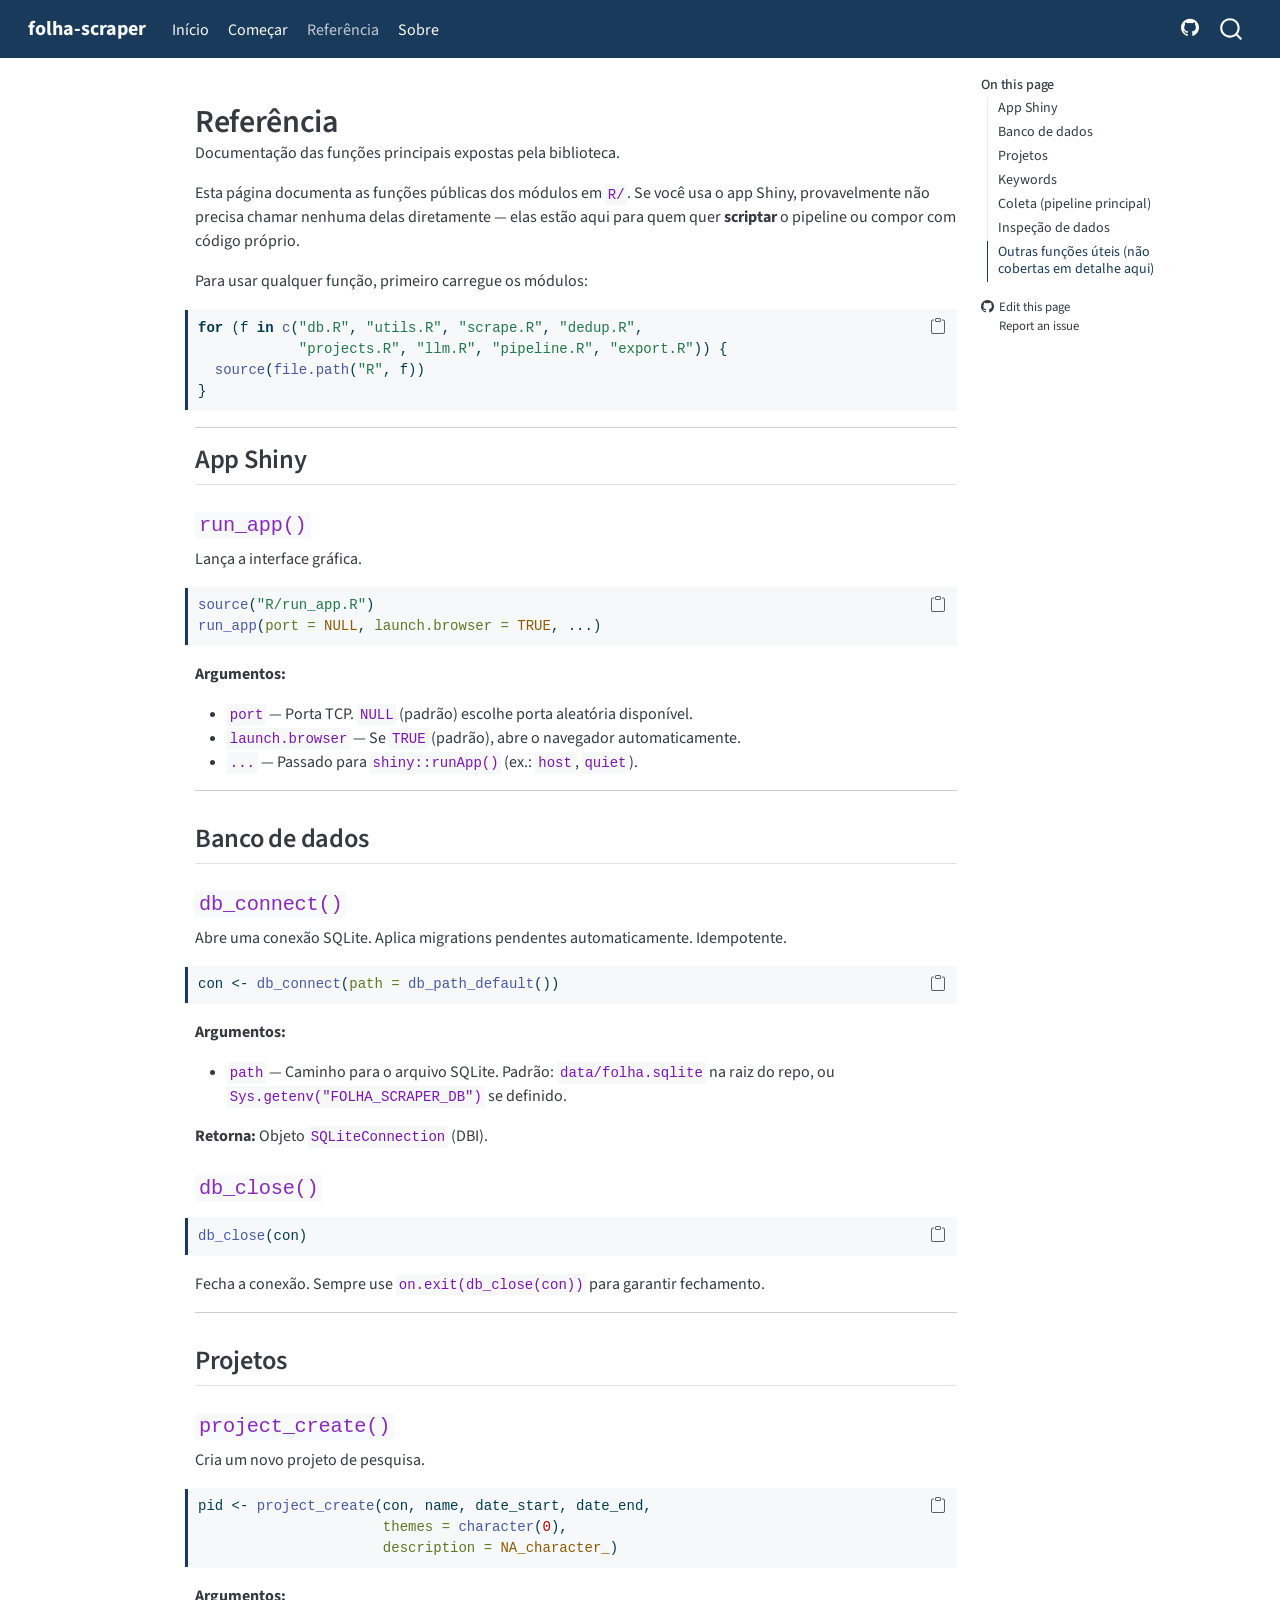
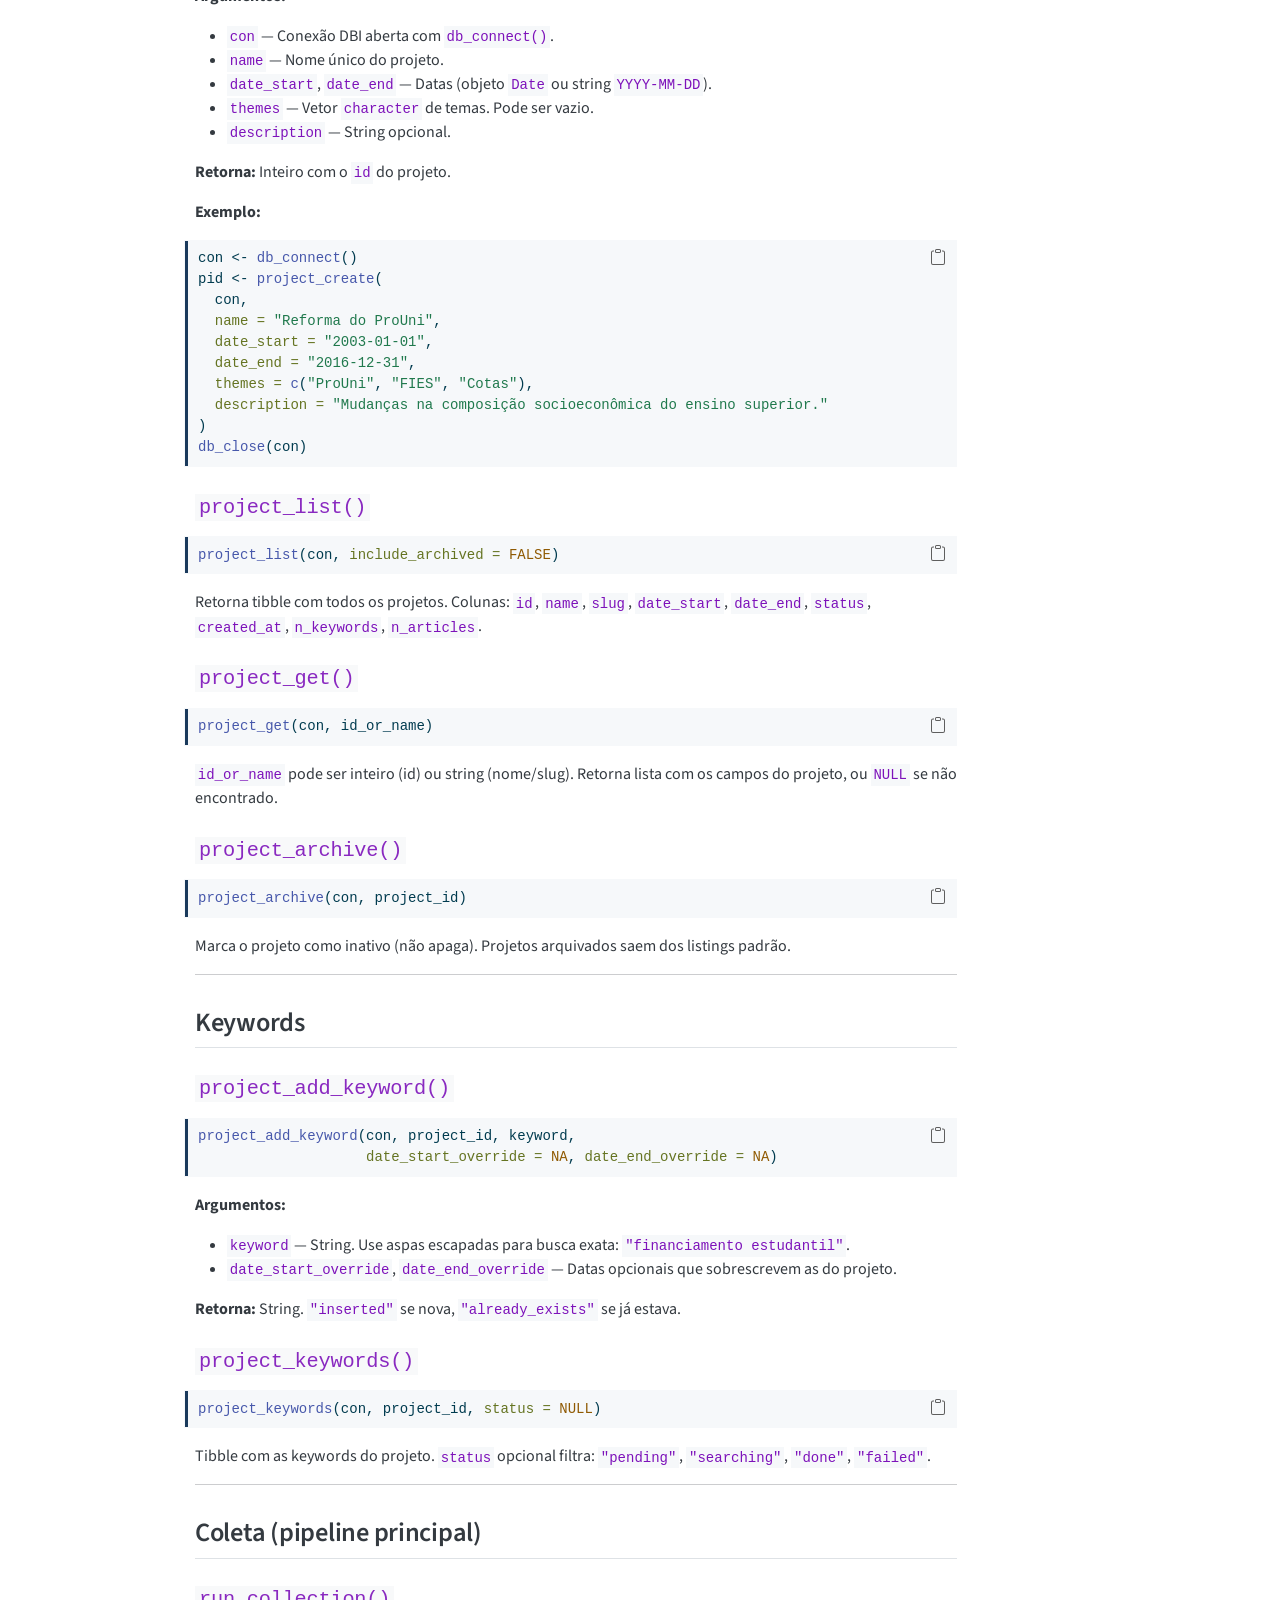
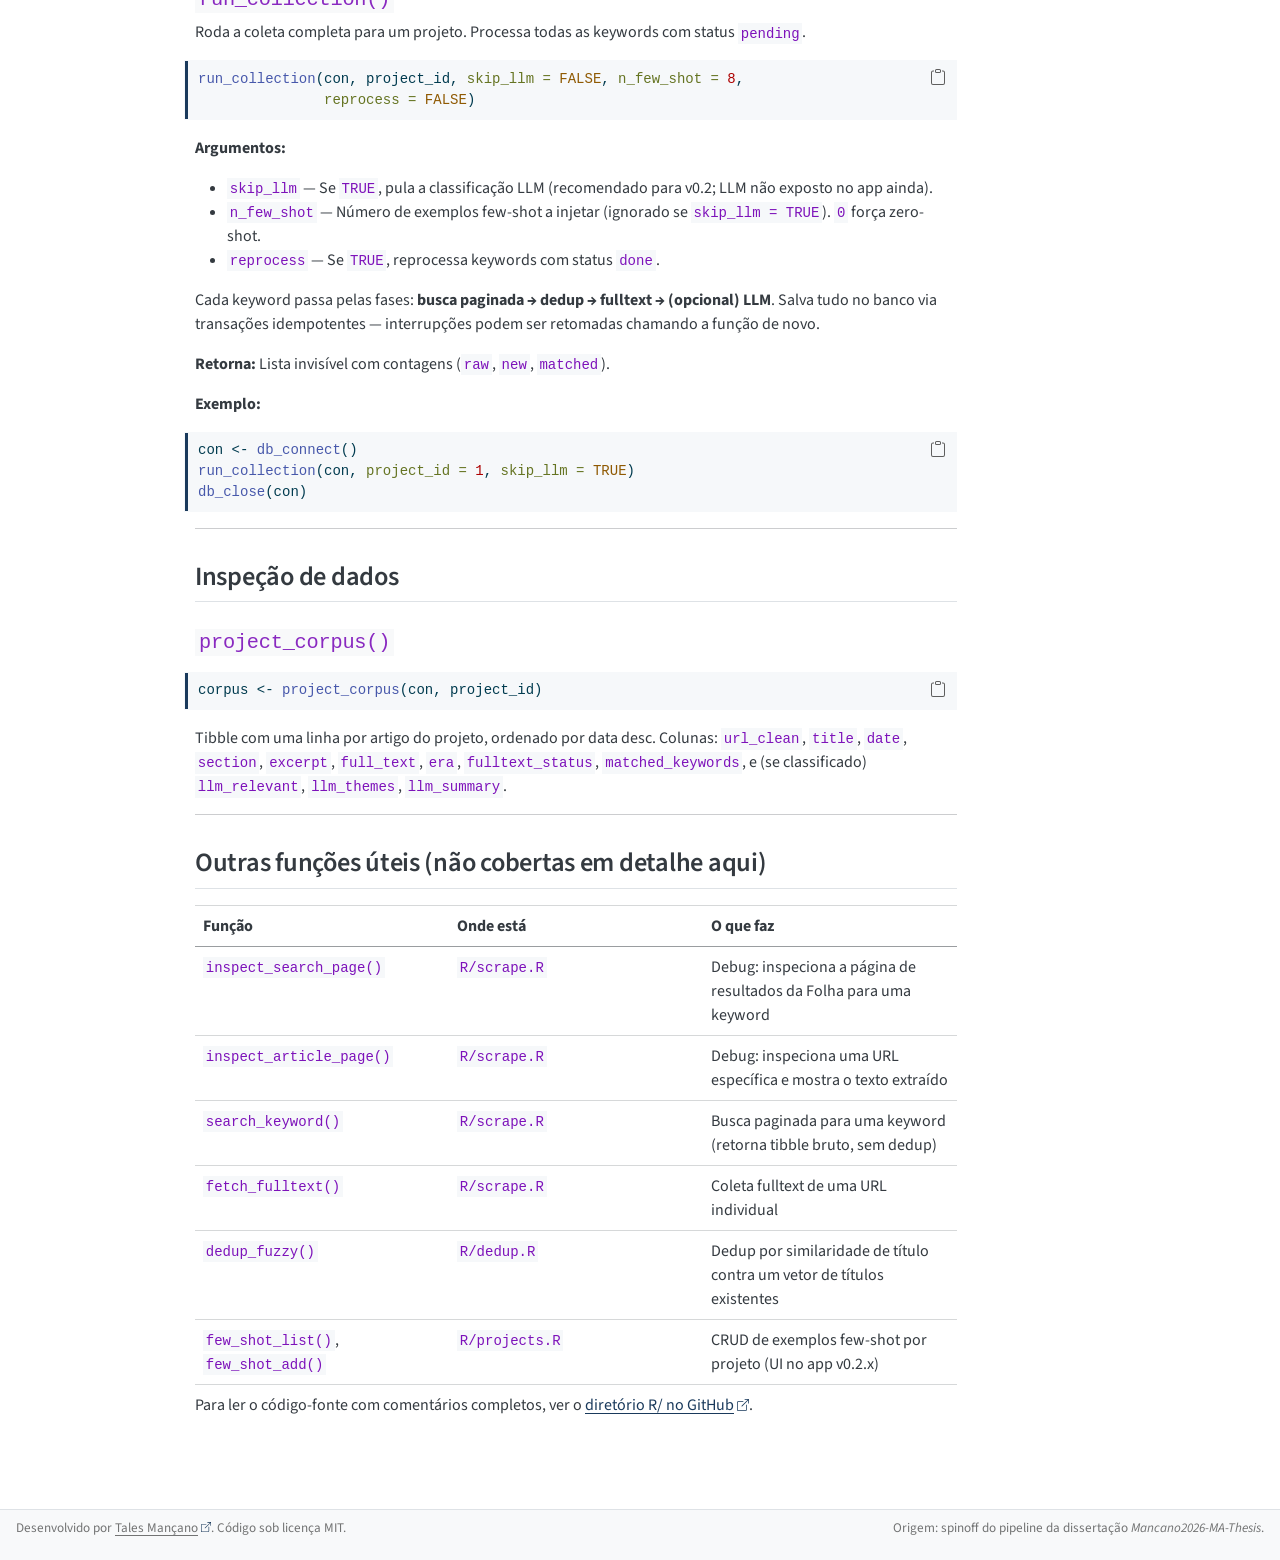
<file: docs/referencia.html>
<!DOCTYPE html>
<html xmlns="http://www.w3.org/1999/xhtml" lang="en" xml:lang="en"><head>

<meta charset="utf-8">
<meta name="generator" content="quarto-1.9.37">

<meta name="viewport" content="width=device-width, initial-scale=1.0, user-scalable=yes">

<meta name="description" content="Documentação das funções principais expostas pela biblioteca.">

<title>Referência – folha-scraper</title>
<style>
/* Default styles provided by pandoc.
** See https://pandoc.org/MANUAL.html#variables-for-html for config info.
*/
code{white-space: pre-wrap;}
span.smallcaps{font-variant: small-caps;}
div.columns{display: flex; gap: min(4vw, 1.5em);}
div.column{flex: auto; overflow-x: auto;}
div.hanging-indent{margin-left: 1.5em; text-indent: -1.5em;}
ul.task-list{list-style: none;}
ul.task-list li input[type="checkbox"] {
  width: 0.8em;
  margin: 0 0.8em 0.2em -1em; /* quarto-specific, see https://github.com/quarto-dev/quarto-cli/issues/4556 */ 
  vertical-align: middle;
}
/* CSS for syntax highlighting */
html { -webkit-text-size-adjust: 100%; }
pre > code.sourceCode { white-space: pre; position: relative; }
pre > code.sourceCode > span { display: inline-block; line-height: 1.25; }
pre > code.sourceCode > span:empty { height: 1.2em; }
.sourceCode { overflow: visible; }
code.sourceCode > span { color: inherit; text-decoration: inherit; }
div.sourceCode { margin: 1em 0; }
pre.sourceCode { margin: 0; }
@media screen {
div.sourceCode { overflow: auto; }
}
@media print {
pre > code.sourceCode { white-space: pre-wrap; }
pre > code.sourceCode > span { text-indent: -5em; padding-left: 5em; }
}
pre.numberSource code
  { counter-reset: source-line 0; }
pre.numberSource code > span
  { position: relative; left: -4em; counter-increment: source-line; }
pre.numberSource code > span > a:first-child::before
  { content: counter(source-line);
    position: relative; left: -1em; text-align: right; vertical-align: baseline;
    border: none; display: inline-block;
    -webkit-touch-callout: none; -webkit-user-select: none;
    -khtml-user-select: none; -moz-user-select: none;
    -ms-user-select: none; user-select: none;
    padding: 0 4px; width: 4em;
  }
pre.numberSource { margin-left: 3em;  padding-left: 4px; }
div.sourceCode
  {   }
@media screen {
pre > code.sourceCode > span > a:first-child::before { text-decoration: underline; }
}
</style>


<script src="site_libs/quarto-nav/quarto-nav.js"></script>
<script src="site_libs/clipboard/clipboard.min.js"></script>
<script src="site_libs/quarto-search/autocomplete.umd.js"></script>
<script src="site_libs/quarto-search/fuse.min.js"></script>
<script src="site_libs/quarto-search/quarto-search.js"></script>
<meta name="quarto:offset" content="./">
<script src="site_libs/quarto-html/quarto.js" type="module"></script>
<script src="site_libs/quarto-html/tabsets/tabsets.js" type="module"></script>
<script src="site_libs/quarto-html/popper.min.js"></script>
<script src="site_libs/quarto-html/tippy.umd.min.js"></script>
<script src="site_libs/quarto-html/anchor.min.js"></script>
<link href="site_libs/quarto-html/tippy.css" rel="stylesheet">
<link href="site_libs/quarto-html/quarto-syntax-highlighting-d7bc499e3991bb191dafef194b218b79.css" rel="stylesheet" id="quarto-text-highlighting-styles">
<script src="site_libs/bootstrap/bootstrap.min.js"></script>
<link href="site_libs/bootstrap/bootstrap-icons.css" rel="stylesheet">
<link href="site_libs/bootstrap/bootstrap-9779c63a7e80801b0e7fff5281d4ee7c.min.css" rel="stylesheet" append-hash="true" id="quarto-bootstrap" data-mode="light">
<script id="quarto-search-options" type="application/json">{
  "location": "navbar",
  "copy-button": false,
  "collapse-after": 3,
  "panel-placement": "end",
  "type": "overlay",
  "limit": 50,
  "keyboard-shortcut": [
    "f",
    "/",
    "s"
  ],
  "show-item-context": false,
  "language": {
    "search-no-results-text": "No results",
    "search-matching-documents-text": "matching documents",
    "search-copy-link-title": "Copy link to search",
    "search-hide-matches-text": "Hide additional matches",
    "search-more-match-text": "more match in this document",
    "search-more-matches-text": "more matches in this document",
    "search-clear-button-title": "Clear",
    "search-text-placeholder": "",
    "search-detached-cancel-button-title": "Cancel",
    "search-submit-button-title": "Submit",
    "search-label": "Search"
  }
}</script>
<style>html{ scroll-behavior: smooth; }</style>


</head>

<body class="nav-fixed quarto-light">

<div id="quarto-search-results"></div>
  <header id="quarto-header" class="headroom fixed-top">
    <nav class="navbar navbar-expand-lg " data-bs-theme="dark">
      <div class="navbar-container container-fluid">
      <div class="navbar-brand-container mx-auto">
    <a class="navbar-brand" href="./index.html">
    <span class="navbar-title">folha-scraper</span>
    </a>
  </div>
            <div id="quarto-search" class="" title="Search"></div>
          <button class="navbar-toggler" type="button" data-bs-toggle="collapse" data-bs-target="#navbarCollapse" aria-controls="navbarCollapse" role="menu" aria-expanded="false" aria-label="Toggle navigation" onclick="if (window.quartoToggleHeadroom) { window.quartoToggleHeadroom(); }">
  <span class="navbar-toggler-icon"></span>
</button>
          <div class="collapse navbar-collapse" id="navbarCollapse">
            <ul class="navbar-nav navbar-nav-scroll me-auto">
  <li class="nav-item">
    <a class="nav-link" href="./index.html"> 
<span class="menu-text">Início</span></a>
  </li>  
  <li class="nav-item">
    <a class="nav-link" href="./comecar.html"> 
<span class="menu-text">Começar</span></a>
  </li>  
  <li class="nav-item">
    <a class="nav-link active" href="./referencia.html" aria-current="page"> 
<span class="menu-text">Referência</span></a>
  </li>  
  <li class="nav-item">
    <a class="nav-link" href="./sobre.html"> 
<span class="menu-text">Sobre</span></a>
  </li>  
</ul>
            <ul class="navbar-nav navbar-nav-scroll ms-auto">
  <li class="nav-item compact">
    <a class="nav-link" href="https://github.com/mancano-tales/folha-scraper"> <i class="bi bi-github" role="img" aria-label="GitHub">
</i> 
<span class="menu-text"></span></a>
  </li>  
</ul>
          </div> <!-- /navcollapse -->
            <div class="quarto-navbar-tools">
</div>
      </div> <!-- /container-fluid -->
    </nav>
</header>
<!-- content -->
<div id="quarto-content" class="quarto-container page-columns page-rows-contents page-layout-article page-navbar">
<!-- sidebar -->
<!-- margin-sidebar -->
    <div id="quarto-margin-sidebar" class="sidebar margin-sidebar">
        <nav id="TOC" role="doc-toc" class="toc-active">
    <h2 id="toc-title">On this page</h2>
   
  <ul>
  <li><a href="#app-shiny" id="toc-app-shiny" class="nav-link active" data-scroll-target="#app-shiny">App Shiny</a>
  <ul class="collapse">
  <li><a href="#run-app" id="toc-run-app" class="nav-link" data-scroll-target="#run-app"><code>run_app()</code></a></li>
  </ul></li>
  <li><a href="#banco-de-dados" id="toc-banco-de-dados" class="nav-link" data-scroll-target="#banco-de-dados">Banco de dados</a>
  <ul class="collapse">
  <li><a href="#db_connect" id="toc-db_connect" class="nav-link" data-scroll-target="#db_connect"><code>db_connect()</code></a></li>
  <li><a href="#db_close" id="toc-db_close" class="nav-link" data-scroll-target="#db_close"><code>db_close()</code></a></li>
  </ul></li>
  <li><a href="#projetos" id="toc-projetos" class="nav-link" data-scroll-target="#projetos">Projetos</a>
  <ul class="collapse">
  <li><a href="#project_create" id="toc-project_create" class="nav-link" data-scroll-target="#project_create"><code>project_create()</code></a></li>
  <li><a href="#project_list" id="toc-project_list" class="nav-link" data-scroll-target="#project_list"><code>project_list()</code></a></li>
  <li><a href="#project_get" id="toc-project_get" class="nav-link" data-scroll-target="#project_get"><code>project_get()</code></a></li>
  <li><a href="#project_archive" id="toc-project_archive" class="nav-link" data-scroll-target="#project_archive"><code>project_archive()</code></a></li>
  </ul></li>
  <li><a href="#keywords" id="toc-keywords" class="nav-link" data-scroll-target="#keywords">Keywords</a>
  <ul class="collapse">
  <li><a href="#project_add_keyword" id="toc-project_add_keyword" class="nav-link" data-scroll-target="#project_add_keyword"><code>project_add_keyword()</code></a></li>
  <li><a href="#project_keywords" id="toc-project_keywords" class="nav-link" data-scroll-target="#project_keywords"><code>project_keywords()</code></a></li>
  </ul></li>
  <li><a href="#coleta-pipeline-principal" id="toc-coleta-pipeline-principal" class="nav-link" data-scroll-target="#coleta-pipeline-principal">Coleta (pipeline principal)</a>
  <ul class="collapse">
  <li><a href="#run_collection" id="toc-run_collection" class="nav-link" data-scroll-target="#run_collection"><code>run_collection()</code></a></li>
  </ul></li>
  <li><a href="#inspeção-de-dados" id="toc-inspeção-de-dados" class="nav-link" data-scroll-target="#inspeção-de-dados">Inspeção de dados</a>
  <ul class="collapse">
  <li><a href="#project_corpus" id="toc-project_corpus" class="nav-link" data-scroll-target="#project_corpus"><code>project_corpus()</code></a></li>
  </ul></li>
  <li><a href="#outras-funções-úteis-não-cobertas-em-detalhe-aqui" id="toc-outras-funções-úteis-não-cobertas-em-detalhe-aqui" class="nav-link" data-scroll-target="#outras-funções-úteis-não-cobertas-em-detalhe-aqui">Outras funções úteis (não cobertas em detalhe aqui)</a></li>
  </ul>
<div class="toc-actions"><ul><li><a href="https://github.com/mancano-tales/folha-scraper/edit/main/referencia.qmd" class="toc-action"><i class="bi bi-github"></i>Edit this page</a></li><li><a href="https://github.com/mancano-tales/folha-scraper/issues/new" class="toc-action"><i class="bi empty"></i>Report an issue</a></li></ul></div></nav>
    </div>
<!-- main -->
<main class="content" id="quarto-document-content">

<header id="title-block-header" class="quarto-title-block default">
<div class="quarto-title">
<h1 class="title">Referência</h1>
</div>

<div>
  <div class="description">
    Documentação das funções principais expostas pela biblioteca.
  </div>
</div>


<div class="quarto-title-meta">

    
  
    
  </div>
  


</header>


<p>Esta página documenta as funções públicas dos módulos em <code>R/</code>. Se você usa o app Shiny, provavelmente não precisa chamar nenhuma delas diretamente — elas estão aqui para quem quer <strong>scriptar</strong> o pipeline ou compor com código próprio.</p>
<p>Para usar qualquer função, primeiro carregue os módulos:</p>
<div class="code-copy-outer-scaffold"><div class="sourceCode" id="cb1"><pre class="sourceCode r code-with-copy"><code class="sourceCode r"><span id="cb1-1"><a href="#cb1-1" aria-hidden="true" tabindex="-1"></a><span class="cf">for</span> (f <span class="cf">in</span> <span class="fu">c</span>(<span class="st">"db.R"</span>, <span class="st">"utils.R"</span>, <span class="st">"scrape.R"</span>, <span class="st">"dedup.R"</span>,</span>
<span id="cb1-2"><a href="#cb1-2" aria-hidden="true" tabindex="-1"></a>            <span class="st">"projects.R"</span>, <span class="st">"llm.R"</span>, <span class="st">"pipeline.R"</span>, <span class="st">"export.R"</span>)) {</span>
<span id="cb1-3"><a href="#cb1-3" aria-hidden="true" tabindex="-1"></a>  <span class="fu">source</span>(<span class="fu">file.path</span>(<span class="st">"R"</span>, f))</span>
<span id="cb1-4"><a href="#cb1-4" aria-hidden="true" tabindex="-1"></a>}</span></code></pre></div><button title="Copy to Clipboard" class="code-copy-button"><i class="bi"></i></button></div>
<hr>
<section id="app-shiny" class="level2">
<h2 class="anchored" data-anchor-id="app-shiny">App Shiny</h2>
<section id="run-app" class="level3">
<h3 class="anchored" data-anchor-id="run-app"><code>run_app()</code></h3>
<p>Lança a interface gráfica.</p>
<div class="code-copy-outer-scaffold"><div class="sourceCode" id="cb2"><pre class="sourceCode r code-with-copy"><code class="sourceCode r"><span id="cb2-1"><a href="#cb2-1" aria-hidden="true" tabindex="-1"></a><span class="fu">source</span>(<span class="st">"R/run_app.R"</span>)</span>
<span id="cb2-2"><a href="#cb2-2" aria-hidden="true" tabindex="-1"></a><span class="fu">run_app</span>(<span class="at">port =</span> <span class="cn">NULL</span>, <span class="at">launch.browser =</span> <span class="cn">TRUE</span>, ...)</span></code></pre></div><button title="Copy to Clipboard" class="code-copy-button"><i class="bi"></i></button></div>
<p><strong>Argumentos:</strong></p>
<ul>
<li><code>port</code> — Porta TCP. <code>NULL</code> (padrão) escolhe porta aleatória disponível.</li>
<li><code>launch.browser</code> — Se <code>TRUE</code> (padrão), abre o navegador automaticamente.</li>
<li><code>...</code> — Passado para <code>shiny::runApp()</code> (ex.: <code>host</code>, <code>quiet</code>).</li>
</ul>
<hr>
</section>
</section>
<section id="banco-de-dados" class="level2">
<h2 class="anchored" data-anchor-id="banco-de-dados">Banco de dados</h2>
<section id="db_connect" class="level3">
<h3 class="anchored" data-anchor-id="db_connect"><code>db_connect()</code></h3>
<p>Abre uma conexão SQLite. Aplica migrations pendentes automaticamente. Idempotente.</p>
<div class="code-copy-outer-scaffold"><div class="sourceCode" id="cb3"><pre class="sourceCode r code-with-copy"><code class="sourceCode r"><span id="cb3-1"><a href="#cb3-1" aria-hidden="true" tabindex="-1"></a>con <span class="ot">&lt;-</span> <span class="fu">db_connect</span>(<span class="at">path =</span> <span class="fu">db_path_default</span>())</span></code></pre></div><button title="Copy to Clipboard" class="code-copy-button"><i class="bi"></i></button></div>
<p><strong>Argumentos:</strong></p>
<ul>
<li><code>path</code> — Caminho para o arquivo SQLite. Padrão: <code>data/folha.sqlite</code> na raiz do repo, ou <code>Sys.getenv("FOLHA_SCRAPER_DB")</code> se definido.</li>
</ul>
<p><strong>Retorna:</strong> Objeto <code>SQLiteConnection</code> (DBI).</p>
</section>
<section id="db_close" class="level3">
<h3 class="anchored" data-anchor-id="db_close"><code>db_close()</code></h3>
<div class="code-copy-outer-scaffold"><div class="sourceCode" id="cb4"><pre class="sourceCode r code-with-copy"><code class="sourceCode r"><span id="cb4-1"><a href="#cb4-1" aria-hidden="true" tabindex="-1"></a><span class="fu">db_close</span>(con)</span></code></pre></div><button title="Copy to Clipboard" class="code-copy-button"><i class="bi"></i></button></div>
<p>Fecha a conexão. Sempre use <code>on.exit(db_close(con))</code> para garantir fechamento.</p>
<hr>
</section>
</section>
<section id="projetos" class="level2">
<h2 class="anchored" data-anchor-id="projetos">Projetos</h2>
<section id="project_create" class="level3">
<h3 class="anchored" data-anchor-id="project_create"><code>project_create()</code></h3>
<p>Cria um novo projeto de pesquisa.</p>
<div class="code-copy-outer-scaffold"><div class="sourceCode" id="cb5"><pre class="sourceCode r code-with-copy"><code class="sourceCode r"><span id="cb5-1"><a href="#cb5-1" aria-hidden="true" tabindex="-1"></a>pid <span class="ot">&lt;-</span> <span class="fu">project_create</span>(con, name, date_start, date_end,</span>
<span id="cb5-2"><a href="#cb5-2" aria-hidden="true" tabindex="-1"></a>                      <span class="at">themes =</span> <span class="fu">character</span>(<span class="dv">0</span>),</span>
<span id="cb5-3"><a href="#cb5-3" aria-hidden="true" tabindex="-1"></a>                      <span class="at">description =</span> <span class="cn">NA_character_</span>)</span></code></pre></div><button title="Copy to Clipboard" class="code-copy-button"><i class="bi"></i></button></div>
<p><strong>Argumentos:</strong></p>
<ul>
<li><code>con</code> — Conexão DBI aberta com <code>db_connect()</code>.</li>
<li><code>name</code> — Nome único do projeto.</li>
<li><code>date_start</code>, <code>date_end</code> — Datas (objeto <code>Date</code> ou string <code>YYYY-MM-DD</code>).</li>
<li><code>themes</code> — Vetor <code>character</code> de temas. Pode ser vazio.</li>
<li><code>description</code> — String opcional.</li>
</ul>
<p><strong>Retorna:</strong> Inteiro com o <code>id</code> do projeto.</p>
<p><strong>Exemplo:</strong></p>
<div class="code-copy-outer-scaffold"><div class="sourceCode" id="cb6"><pre class="sourceCode r code-with-copy"><code class="sourceCode r"><span id="cb6-1"><a href="#cb6-1" aria-hidden="true" tabindex="-1"></a>con <span class="ot">&lt;-</span> <span class="fu">db_connect</span>()</span>
<span id="cb6-2"><a href="#cb6-2" aria-hidden="true" tabindex="-1"></a>pid <span class="ot">&lt;-</span> <span class="fu">project_create</span>(</span>
<span id="cb6-3"><a href="#cb6-3" aria-hidden="true" tabindex="-1"></a>  con,</span>
<span id="cb6-4"><a href="#cb6-4" aria-hidden="true" tabindex="-1"></a>  <span class="at">name =</span> <span class="st">"Reforma do ProUni"</span>,</span>
<span id="cb6-5"><a href="#cb6-5" aria-hidden="true" tabindex="-1"></a>  <span class="at">date_start =</span> <span class="st">"2003-01-01"</span>,</span>
<span id="cb6-6"><a href="#cb6-6" aria-hidden="true" tabindex="-1"></a>  <span class="at">date_end =</span> <span class="st">"2016-12-31"</span>,</span>
<span id="cb6-7"><a href="#cb6-7" aria-hidden="true" tabindex="-1"></a>  <span class="at">themes =</span> <span class="fu">c</span>(<span class="st">"ProUni"</span>, <span class="st">"FIES"</span>, <span class="st">"Cotas"</span>),</span>
<span id="cb6-8"><a href="#cb6-8" aria-hidden="true" tabindex="-1"></a>  <span class="at">description =</span> <span class="st">"Mudanças na composição socioeconômica do ensino superior."</span></span>
<span id="cb6-9"><a href="#cb6-9" aria-hidden="true" tabindex="-1"></a>)</span>
<span id="cb6-10"><a href="#cb6-10" aria-hidden="true" tabindex="-1"></a><span class="fu">db_close</span>(con)</span></code></pre></div><button title="Copy to Clipboard" class="code-copy-button"><i class="bi"></i></button></div>
</section>
<section id="project_list" class="level3">
<h3 class="anchored" data-anchor-id="project_list"><code>project_list()</code></h3>
<div class="code-copy-outer-scaffold"><div class="sourceCode" id="cb7"><pre class="sourceCode r code-with-copy"><code class="sourceCode r"><span id="cb7-1"><a href="#cb7-1" aria-hidden="true" tabindex="-1"></a><span class="fu">project_list</span>(con, <span class="at">include_archived =</span> <span class="cn">FALSE</span>)</span></code></pre></div><button title="Copy to Clipboard" class="code-copy-button"><i class="bi"></i></button></div>
<p>Retorna tibble com todos os projetos. Colunas: <code>id</code>, <code>name</code>, <code>slug</code>, <code>date_start</code>, <code>date_end</code>, <code>status</code>, <code>created_at</code>, <code>n_keywords</code>, <code>n_articles</code>.</p>
</section>
<section id="project_get" class="level3">
<h3 class="anchored" data-anchor-id="project_get"><code>project_get()</code></h3>
<div class="code-copy-outer-scaffold"><div class="sourceCode" id="cb8"><pre class="sourceCode r code-with-copy"><code class="sourceCode r"><span id="cb8-1"><a href="#cb8-1" aria-hidden="true" tabindex="-1"></a><span class="fu">project_get</span>(con, id_or_name)</span></code></pre></div><button title="Copy to Clipboard" class="code-copy-button"><i class="bi"></i></button></div>
<p><code>id_or_name</code> pode ser inteiro (id) ou string (nome/slug). Retorna lista com os campos do projeto, ou <code>NULL</code> se não encontrado.</p>
</section>
<section id="project_archive" class="level3">
<h3 class="anchored" data-anchor-id="project_archive"><code>project_archive()</code></h3>
<div class="code-copy-outer-scaffold"><div class="sourceCode" id="cb9"><pre class="sourceCode r code-with-copy"><code class="sourceCode r"><span id="cb9-1"><a href="#cb9-1" aria-hidden="true" tabindex="-1"></a><span class="fu">project_archive</span>(con, project_id)</span></code></pre></div><button title="Copy to Clipboard" class="code-copy-button"><i class="bi"></i></button></div>
<p>Marca o projeto como inativo (não apaga). Projetos arquivados saem dos listings padrão.</p>
<hr>
</section>
</section>
<section id="keywords" class="level2">
<h2 class="anchored" data-anchor-id="keywords">Keywords</h2>
<section id="project_add_keyword" class="level3">
<h3 class="anchored" data-anchor-id="project_add_keyword"><code>project_add_keyword()</code></h3>
<div class="code-copy-outer-scaffold"><div class="sourceCode" id="cb10"><pre class="sourceCode r code-with-copy"><code class="sourceCode r"><span id="cb10-1"><a href="#cb10-1" aria-hidden="true" tabindex="-1"></a><span class="fu">project_add_keyword</span>(con, project_id, keyword,</span>
<span id="cb10-2"><a href="#cb10-2" aria-hidden="true" tabindex="-1"></a>                    <span class="at">date_start_override =</span> <span class="cn">NA</span>, <span class="at">date_end_override =</span> <span class="cn">NA</span>)</span></code></pre></div><button title="Copy to Clipboard" class="code-copy-button"><i class="bi"></i></button></div>
<p><strong>Argumentos:</strong></p>
<ul>
<li><code>keyword</code> — String. Use aspas escapadas para busca exata: <code>"financiamento estudantil"</code>.</li>
<li><code>date_start_override</code>, <code>date_end_override</code> — Datas opcionais que sobrescrevem as do projeto.</li>
</ul>
<p><strong>Retorna:</strong> String. <code>"inserted"</code> se nova, <code>"already_exists"</code> se já estava.</p>
</section>
<section id="project_keywords" class="level3">
<h3 class="anchored" data-anchor-id="project_keywords"><code>project_keywords()</code></h3>
<div class="code-copy-outer-scaffold"><div class="sourceCode" id="cb11"><pre class="sourceCode r code-with-copy"><code class="sourceCode r"><span id="cb11-1"><a href="#cb11-1" aria-hidden="true" tabindex="-1"></a><span class="fu">project_keywords</span>(con, project_id, <span class="at">status =</span> <span class="cn">NULL</span>)</span></code></pre></div><button title="Copy to Clipboard" class="code-copy-button"><i class="bi"></i></button></div>
<p>Tibble com as keywords do projeto. <code>status</code> opcional filtra: <code>"pending"</code>, <code>"searching"</code>, <code>"done"</code>, <code>"failed"</code>.</p>
<hr>
</section>
</section>
<section id="coleta-pipeline-principal" class="level2">
<h2 class="anchored" data-anchor-id="coleta-pipeline-principal">Coleta (pipeline principal)</h2>
<section id="run_collection" class="level3">
<h3 class="anchored" data-anchor-id="run_collection"><code>run_collection()</code></h3>
<p>Roda a coleta completa para um projeto. Processa todas as keywords com status <code>pending</code>.</p>
<div class="code-copy-outer-scaffold"><div class="sourceCode" id="cb12"><pre class="sourceCode r code-with-copy"><code class="sourceCode r"><span id="cb12-1"><a href="#cb12-1" aria-hidden="true" tabindex="-1"></a><span class="fu">run_collection</span>(con, project_id, <span class="at">skip_llm =</span> <span class="cn">FALSE</span>, <span class="at">n_few_shot =</span> <span class="dv">8</span>,</span>
<span id="cb12-2"><a href="#cb12-2" aria-hidden="true" tabindex="-1"></a>               <span class="at">reprocess =</span> <span class="cn">FALSE</span>)</span></code></pre></div><button title="Copy to Clipboard" class="code-copy-button"><i class="bi"></i></button></div>
<p><strong>Argumentos:</strong></p>
<ul>
<li><code>skip_llm</code> — Se <code>TRUE</code>, pula a classificação LLM (recomendado para v0.2; LLM não exposto no app ainda).</li>
<li><code>n_few_shot</code> — Número de exemplos few-shot a injetar (ignorado se <code>skip_llm = TRUE</code>). <code>0</code> força zero-shot.</li>
<li><code>reprocess</code> — Se <code>TRUE</code>, reprocessa keywords com status <code>done</code>.</li>
</ul>
<p>Cada keyword passa pelas fases: <strong>busca paginada → dedup → fulltext → (opcional) LLM</strong>. Salva tudo no banco via transações idempotentes — interrupções podem ser retomadas chamando a função de novo.</p>
<p><strong>Retorna:</strong> Lista invisível com contagens (<code>raw</code>, <code>new</code>, <code>matched</code>).</p>
<p><strong>Exemplo:</strong></p>
<div class="code-copy-outer-scaffold"><div class="sourceCode" id="cb13"><pre class="sourceCode r code-with-copy"><code class="sourceCode r"><span id="cb13-1"><a href="#cb13-1" aria-hidden="true" tabindex="-1"></a>con <span class="ot">&lt;-</span> <span class="fu">db_connect</span>()</span>
<span id="cb13-2"><a href="#cb13-2" aria-hidden="true" tabindex="-1"></a><span class="fu">run_collection</span>(con, <span class="at">project_id =</span> <span class="dv">1</span>, <span class="at">skip_llm =</span> <span class="cn">TRUE</span>)</span>
<span id="cb13-3"><a href="#cb13-3" aria-hidden="true" tabindex="-1"></a><span class="fu">db_close</span>(con)</span></code></pre></div><button title="Copy to Clipboard" class="code-copy-button"><i class="bi"></i></button></div>
<hr>
</section>
</section>
<section id="inspeção-de-dados" class="level2">
<h2 class="anchored" data-anchor-id="inspeção-de-dados">Inspeção de dados</h2>
<section id="project_corpus" class="level3">
<h3 class="anchored" data-anchor-id="project_corpus"><code>project_corpus()</code></h3>
<div class="code-copy-outer-scaffold"><div class="sourceCode" id="cb14"><pre class="sourceCode r code-with-copy"><code class="sourceCode r"><span id="cb14-1"><a href="#cb14-1" aria-hidden="true" tabindex="-1"></a>corpus <span class="ot">&lt;-</span> <span class="fu">project_corpus</span>(con, project_id)</span></code></pre></div><button title="Copy to Clipboard" class="code-copy-button"><i class="bi"></i></button></div>
<p>Tibble com uma linha por artigo do projeto, ordenado por data desc. Colunas: <code>url_clean</code>, <code>title</code>, <code>date</code>, <code>section</code>, <code>excerpt</code>, <code>full_text</code>, <code>era</code>, <code>fulltext_status</code>, <code>matched_keywords</code>, e (se classificado) <code>llm_relevant</code>, <code>llm_themes</code>, <code>llm_summary</code>.</p>
<hr>
</section>
</section>
<section id="outras-funções-úteis-não-cobertas-em-detalhe-aqui" class="level2">
<h2 class="anchored" data-anchor-id="outras-funções-úteis-não-cobertas-em-detalhe-aqui">Outras funções úteis (não cobertas em detalhe aqui)</h2>
<table class="caption-top table">
<colgroup>
<col style="width: 33%">
<col style="width: 33%">
<col style="width: 33%">
</colgroup>
<thead>
<tr class="header">
<th>Função</th>
<th>Onde está</th>
<th>O que faz</th>
</tr>
</thead>
<tbody>
<tr class="odd">
<td><code>inspect_search_page()</code></td>
<td><code>R/scrape.R</code></td>
<td>Debug: inspeciona a página de resultados da Folha para uma keyword</td>
</tr>
<tr class="even">
<td><code>inspect_article_page()</code></td>
<td><code>R/scrape.R</code></td>
<td>Debug: inspeciona uma URL específica e mostra o texto extraído</td>
</tr>
<tr class="odd">
<td><code>search_keyword()</code></td>
<td><code>R/scrape.R</code></td>
<td>Busca paginada para uma keyword (retorna tibble bruto, sem dedup)</td>
</tr>
<tr class="even">
<td><code>fetch_fulltext()</code></td>
<td><code>R/scrape.R</code></td>
<td>Coleta fulltext de uma URL individual</td>
</tr>
<tr class="odd">
<td><code>dedup_fuzzy()</code></td>
<td><code>R/dedup.R</code></td>
<td>Dedup por similaridade de título contra um vetor de títulos existentes</td>
</tr>
<tr class="even">
<td><code>few_shot_list()</code>, <code>few_shot_add()</code></td>
<td><code>R/projects.R</code></td>
<td>CRUD de exemplos few-shot por projeto (UI no app v0.2.x)</td>
</tr>
</tbody>
</table>
<p>Para ler o código-fonte com comentários completos, ver o <a href="https://github.com/mancano-tales/folha-scraper/tree/main/R">diretório R/ no GitHub</a>.</p>


</section>

<a onclick="window.scrollTo(0, 0); return false;" role="button" id="quarto-back-to-top"><i class="bi bi-arrow-up"></i> Back to top</a></main> <!-- /main -->
<script id="quarto-html-after-body" type="application/javascript">
  window.document.addEventListener("DOMContentLoaded", function (event) {
    const icon = "";
    const anchorJS = new window.AnchorJS();
    anchorJS.options = {
      placement: 'right',
      icon: icon
    };
    anchorJS.add('.anchored');
    const isCodeAnnotation = (el) => {
      for (const clz of el.classList) {
        if (clz.startsWith('code-annotation-')) {                     
          return true;
        }
      }
      return false;
    }
    const onCopySuccess = function(e) {
      // button target
      const button = e.trigger;
      // don't keep focus
      button.blur();
      // flash "checked"
      button.classList.add('code-copy-button-checked');
      var currentTitle = button.getAttribute("title");
      button.setAttribute("title", "Copied!");
      let tooltip;
      if (window.bootstrap) {
        button.setAttribute("data-bs-toggle", "tooltip");
        button.setAttribute("data-bs-placement", "left");
        button.setAttribute("data-bs-title", "Copied!");
        tooltip = new bootstrap.Tooltip(button, 
          { trigger: "manual", 
            customClass: "code-copy-button-tooltip",
            offset: [0, -8]});
        tooltip.show();    
      }
      setTimeout(function() {
        if (tooltip) {
          tooltip.hide();
          button.removeAttribute("data-bs-title");
          button.removeAttribute("data-bs-toggle");
          button.removeAttribute("data-bs-placement");
        }
        button.setAttribute("title", currentTitle);
        button.classList.remove('code-copy-button-checked');
      }, 1000);
      // clear code selection
      e.clearSelection();
    }
    const getTextToCopy = function(trigger) {
      const outerScaffold = trigger.parentElement.cloneNode(true);
      const codeEl = outerScaffold.querySelector('code');
      for (const childEl of codeEl.children) {
        if (isCodeAnnotation(childEl)) {
          childEl.remove();
        }
      }
      return codeEl.innerText;
    }
    const clipboard = new window.ClipboardJS('.code-copy-button:not([data-in-quarto-modal])', {
      text: getTextToCopy
    });
    clipboard.on('success', onCopySuccess);
    if (window.document.getElementById('quarto-embedded-source-code-modal')) {
      const clipboardModal = new window.ClipboardJS('.code-copy-button[data-in-quarto-modal]', {
        text: getTextToCopy,
        container: window.document.getElementById('quarto-embedded-source-code-modal')
      });
      clipboardModal.on('success', onCopySuccess);
    }
      var localhostRegex = new RegExp(/^(?:http|https):\/\/localhost\:?[0-9]*\//);
      var mailtoRegex = new RegExp(/^mailto:/);
        var filterRegex = new RegExp("https:\/\/mancano-tales\.github\.io\/folha-scraper\/");
      var isInternal = (href) => {
          return filterRegex.test(href) || localhostRegex.test(href) || mailtoRegex.test(href);
      }
      // Inspect non-navigation links and adorn them if external
     var links = window.document.querySelectorAll('a[href]:not(.nav-link):not(.navbar-brand):not(.toc-action):not(.sidebar-link):not(.sidebar-item-toggle):not(.pagination-link):not(.no-external):not([aria-hidden]):not(.dropdown-item):not(.quarto-navigation-tool):not(.about-link)');
      for (var i=0; i<links.length; i++) {
        const link = links[i];
        if (!isInternal(link.href)) {
          // undo the damage that might have been done by quarto-nav.js in the case of
          // links that we want to consider external
          if (link.dataset.originalHref !== undefined) {
            link.href = link.dataset.originalHref;
          }
            // target, if specified
            link.setAttribute("target", "_blank");
            if (link.getAttribute("rel") === null) {
              link.setAttribute("rel", "noopener");
            }
            // default icon
            link.classList.add("external");
        }
      }
    function tippyHover(el, contentFn, onTriggerFn, onUntriggerFn) {
      const config = {
        allowHTML: true,
        maxWidth: 500,
        delay: 100,
        arrow: false,
        appendTo: function(el) {
            return el.parentElement;
        },
        interactive: true,
        interactiveBorder: 10,
        theme: 'quarto',
        placement: 'bottom-start',
      };
      if (contentFn) {
        config.content = contentFn;
      }
      if (onTriggerFn) {
        config.onTrigger = onTriggerFn;
      }
      if (onUntriggerFn) {
        config.onUntrigger = onUntriggerFn;
      }
      window.tippy(el, config); 
    }
    const noterefs = window.document.querySelectorAll('a[role="doc-noteref"]');
    for (var i=0; i<noterefs.length; i++) {
      const ref = noterefs[i];
      tippyHover(ref, function() {
        // use id or data attribute instead here
        let href = ref.getAttribute('data-footnote-href') || ref.getAttribute('href');
        try { href = new URL(href).hash; } catch {}
        const id = href.replace(/^#\/?/, "");
        const note = window.document.getElementById(id);
        if (note) {
          return note.innerHTML;
        } else {
          return "";
        }
      });
    }
    const xrefs = window.document.querySelectorAll('a.quarto-xref');
    const processXRef = (id, note) => {
      // Strip column container classes
      const stripColumnClz = (el) => {
        el.classList.remove("page-full", "page-columns");
        if (el.children) {
          for (const child of el.children) {
            stripColumnClz(child);
          }
        }
      }
      stripColumnClz(note)
      if (id === null || id.startsWith('sec-')) {
        // Special case sections, only their first couple elements
        const container = document.createElement("div");
        if (note.children && note.children.length > 2) {
          container.appendChild(note.children[0].cloneNode(true));
          for (let i = 1; i < note.children.length; i++) {
            const child = note.children[i];
            if (child.tagName === "P" && child.innerText === "") {
              continue;
            } else {
              container.appendChild(child.cloneNode(true));
              break;
            }
          }
          if (window.Quarto?.typesetMath) {
            window.Quarto.typesetMath(container);
          }
          return container.innerHTML
        } else {
          if (window.Quarto?.typesetMath) {
            window.Quarto.typesetMath(note);
          }
          return note.innerHTML;
        }
      } else {
        // Remove any anchor links if they are present
        const anchorLink = note.querySelector('a.anchorjs-link');
        if (anchorLink) {
          anchorLink.remove();
        }
        if (window.Quarto?.typesetMath) {
          window.Quarto.typesetMath(note);
        }
        if (note.classList.contains("callout")) {
          return note.outerHTML;
        } else {
          return note.innerHTML;
        }
      }
    }
    for (var i=0; i<xrefs.length; i++) {
      const xref = xrefs[i];
      tippyHover(xref, undefined, function(instance) {
        instance.disable();
        let url = xref.getAttribute('href');
        let hash = undefined; 
        if (url.startsWith('#')) {
          hash = url;
        } else {
          try { hash = new URL(url).hash; } catch {}
        }
        if (hash) {
          const id = hash.replace(/^#\/?/, "");
          const note = window.document.getElementById(id);
          if (note !== null) {
            try {
              const html = processXRef(id, note.cloneNode(true));
              instance.setContent(html);
            } finally {
              instance.enable();
              instance.show();
            }
          } else {
            // See if we can fetch this
            fetch(url.split('#')[0])
            .then(res => res.text())
            .then(html => {
              const parser = new DOMParser();
              const htmlDoc = parser.parseFromString(html, "text/html");
              const note = htmlDoc.getElementById(id);
              if (note !== null) {
                const html = processXRef(id, note);
                instance.setContent(html);
              } 
            }).finally(() => {
              instance.enable();
              instance.show();
            });
          }
        } else {
          // See if we can fetch a full url (with no hash to target)
          // This is a special case and we should probably do some content thinning / targeting
          fetch(url)
          .then(res => res.text())
          .then(html => {
            const parser = new DOMParser();
            const htmlDoc = parser.parseFromString(html, "text/html");
            const note = htmlDoc.querySelector('main.content');
            if (note !== null) {
              // This should only happen for chapter cross references
              // (since there is no id in the URL)
              // remove the first header
              if (note.children.length > 0 && note.children[0].tagName === "HEADER") {
                note.children[0].remove();
              }
              const html = processXRef(null, note);
              instance.setContent(html);
            } 
          }).finally(() => {
            instance.enable();
            instance.show();
          });
        }
      }, function(instance) {
      });
    }
        let selectedAnnoteEl;
        const selectorForAnnotation = ( cell, annotation) => {
          let cellAttr = 'data-code-cell="' + cell + '"';
          let lineAttr = 'data-code-annotation="' +  annotation + '"';
          const selector = 'span[' + cellAttr + '][' + lineAttr + ']';
          return selector;
        }
        const selectCodeLines = (annoteEl) => {
          const doc = window.document;
          const targetCell = annoteEl.getAttribute("data-target-cell");
          const targetAnnotation = annoteEl.getAttribute("data-target-annotation");
          const annoteSpan = window.document.querySelector(selectorForAnnotation(targetCell, targetAnnotation));
          const lines = annoteSpan.getAttribute("data-code-lines").split(",");
          const lineIds = lines.map((line) => {
            return targetCell + "-" + line;
          })
          let top = null;
          let height = null;
          let parent = null;
          if (lineIds.length > 0) {
              //compute the position of the single el (top and bottom and make a div)
              const el = window.document.getElementById(lineIds[0]);
              top = el.offsetTop;
              height = el.offsetHeight;
              parent = el.parentElement.parentElement;
            if (lineIds.length > 1) {
              const lastEl = window.document.getElementById(lineIds[lineIds.length - 1]);
              const bottom = lastEl.offsetTop + lastEl.offsetHeight;
              height = bottom - top;
            }
            if (top !== null && height !== null && parent !== null) {
              // cook up a div (if necessary) and position it 
              let div = window.document.getElementById("code-annotation-line-highlight");
              if (div === null) {
                div = window.document.createElement("div");
                div.setAttribute("id", "code-annotation-line-highlight");
                div.style.position = 'absolute';
                parent.appendChild(div);
              }
              div.style.top = top - 2 + "px";
              div.style.height = height + 4 + "px";
              div.style.left = 0;
              let gutterDiv = window.document.getElementById("code-annotation-line-highlight-gutter");
              if (gutterDiv === null) {
                gutterDiv = window.document.createElement("div");
                gutterDiv.setAttribute("id", "code-annotation-line-highlight-gutter");
                gutterDiv.style.position = 'absolute';
                const codeCell = window.document.getElementById(targetCell);
                const gutter = codeCell.querySelector('.code-annotation-gutter');
                gutter.appendChild(gutterDiv);
              }
              gutterDiv.style.top = top - 2 + "px";
              gutterDiv.style.height = height + 4 + "px";
            }
            selectedAnnoteEl = annoteEl;
          }
        };
        const unselectCodeLines = () => {
          const elementsIds = ["code-annotation-line-highlight", "code-annotation-line-highlight-gutter"];
          elementsIds.forEach((elId) => {
            const div = window.document.getElementById(elId);
            if (div) {
              div.remove();
            }
          });
          selectedAnnoteEl = undefined;
        };
          // Handle positioning of the toggle
      window.addEventListener(
        "resize",
        throttle(() => {
          elRect = undefined;
          if (selectedAnnoteEl) {
            selectCodeLines(selectedAnnoteEl);
          }
        }, 10)
      );
      function throttle(fn, ms) {
      let throttle = false;
      let timer;
        return (...args) => {
          if(!throttle) { // first call gets through
              fn.apply(this, args);
              throttle = true;
          } else { // all the others get throttled
              if(timer) clearTimeout(timer); // cancel #2
              timer = setTimeout(() => {
                fn.apply(this, args);
                timer = throttle = false;
              }, ms);
          }
        };
      }
        // Attach click handler to the DT
        const annoteDls = window.document.querySelectorAll('dt[data-target-cell]');
        for (const annoteDlNode of annoteDls) {
          annoteDlNode.addEventListener('click', (event) => {
            const clickedEl = event.target;
            if (clickedEl !== selectedAnnoteEl) {
              unselectCodeLines();
              const activeEl = window.document.querySelector('dt[data-target-cell].code-annotation-active');
              if (activeEl) {
                activeEl.classList.remove('code-annotation-active');
              }
              selectCodeLines(clickedEl);
              clickedEl.classList.add('code-annotation-active');
            } else {
              // Unselect the line
              unselectCodeLines();
              clickedEl.classList.remove('code-annotation-active');
            }
          });
        }
    const findCites = (el) => {
      const parentEl = el.parentElement;
      if (parentEl) {
        const cites = parentEl.dataset.cites;
        if (cites) {
          return {
            el,
            cites: cites.split(' ')
          };
        } else {
          return findCites(el.parentElement)
        }
      } else {
        return undefined;
      }
    };
    var bibliorefs = window.document.querySelectorAll('a[role="doc-biblioref"]');
    for (var i=0; i<bibliorefs.length; i++) {
      const ref = bibliorefs[i];
      const citeInfo = findCites(ref);
      if (citeInfo) {
        tippyHover(citeInfo.el, function() {
          var popup = window.document.createElement('div');
          citeInfo.cites.forEach(function(cite) {
            var citeDiv = window.document.createElement('div');
            citeDiv.classList.add('hanging-indent');
            citeDiv.classList.add('csl-entry');
            var biblioDiv = window.document.getElementById('ref-' + cite);
            if (biblioDiv) {
              citeDiv.innerHTML = biblioDiv.innerHTML;
            }
            popup.appendChild(citeDiv);
          });
          return popup.innerHTML;
        });
      }
    }
  });
  </script>
</div> <!-- /content -->
<footer class="footer">
  <div class="nav-footer">
    <div class="nav-footer-left">
<p>Desenvolvido por <a href="https://github.com/mancano-tales">Tales Mançano</a>. Código sob licença MIT.</p>
</div>   
    <div class="nav-footer-center">
      &nbsp;
    <div class="toc-actions d-sm-block d-md-none"><ul><li><a href="https://github.com/mancano-tales/folha-scraper/edit/main/referencia.qmd" class="toc-action"><i class="bi bi-github"></i>Edit this page</a></li><li><a href="https://github.com/mancano-tales/folha-scraper/issues/new" class="toc-action"><i class="bi empty"></i>Report an issue</a></li></ul></div></div>
    <div class="nav-footer-right">
<p>Origem: spinoff do pipeline da dissertação <em>Mancano2026-MA-Thesis</em>.</p>
</div>
  </div>
</footer>




<script src="site_libs/quarto-html/zenscroll-min.js"></script>
</body></html>
</file>
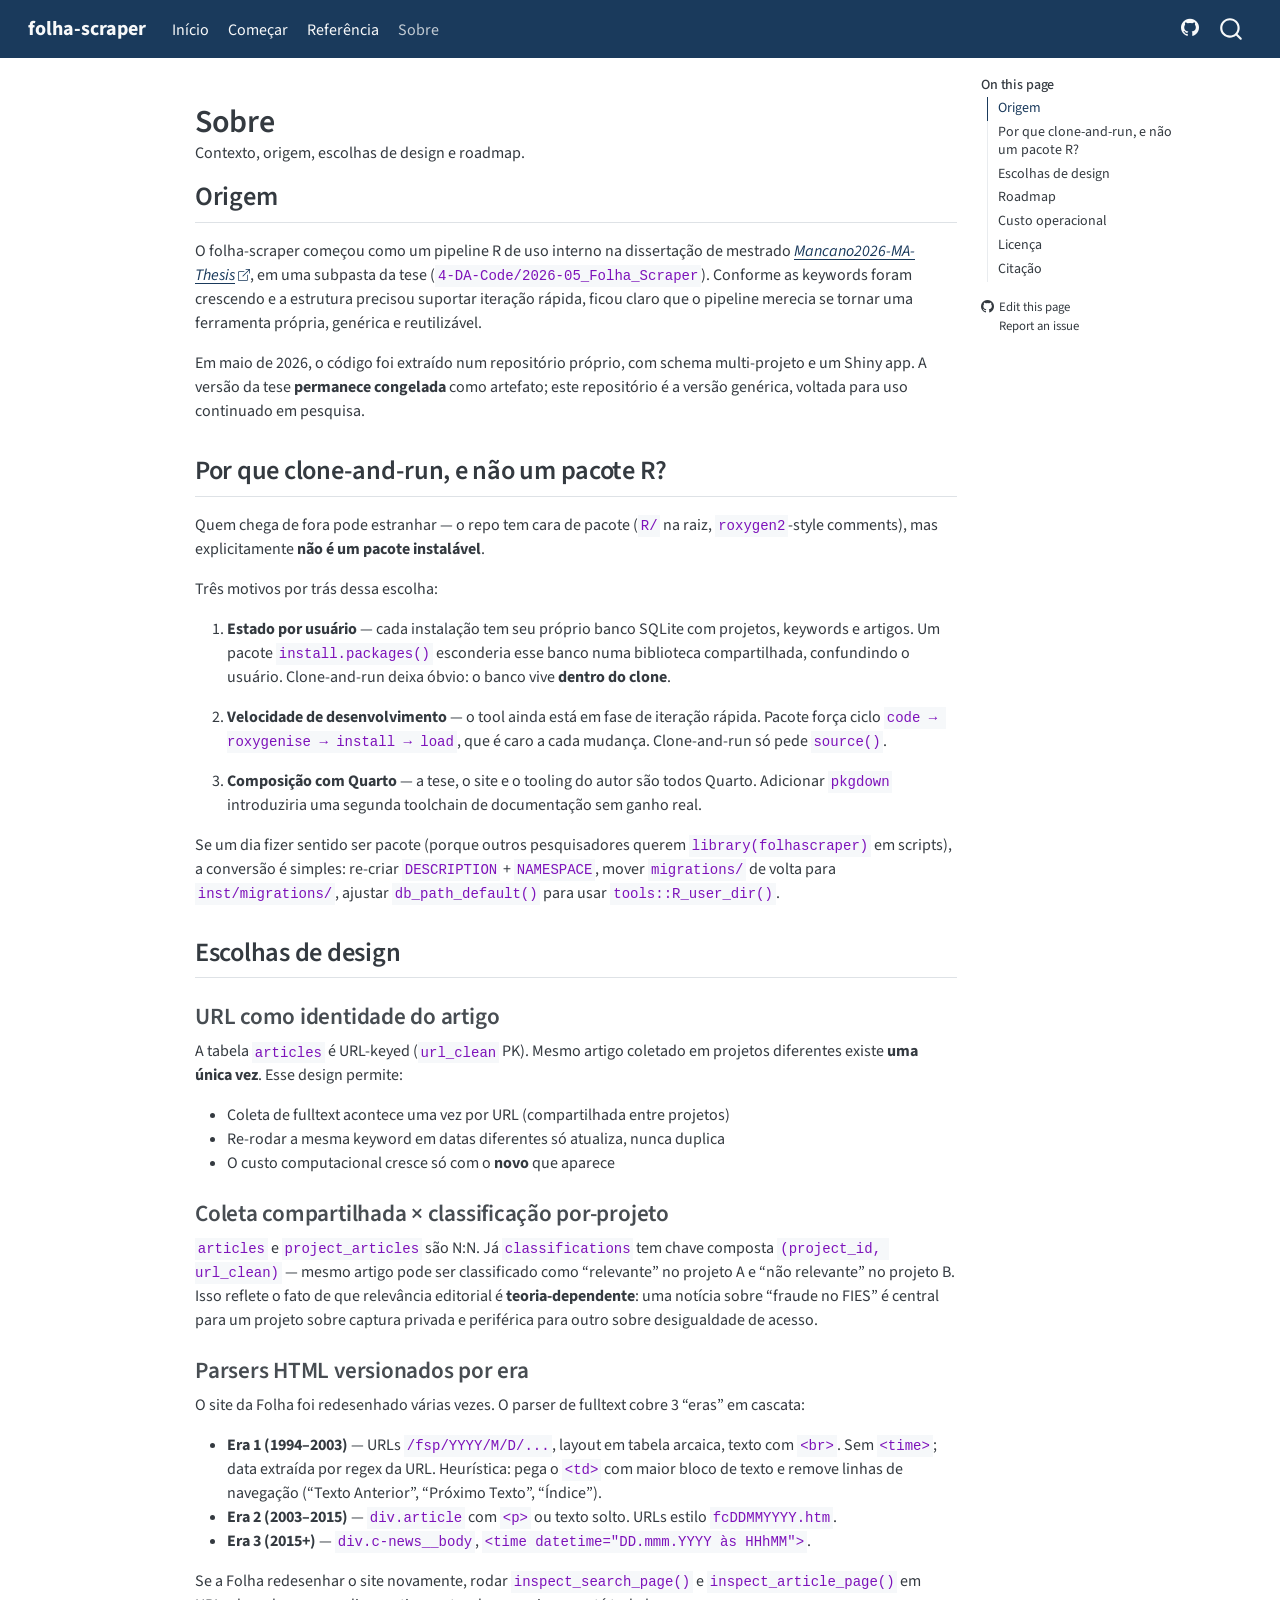
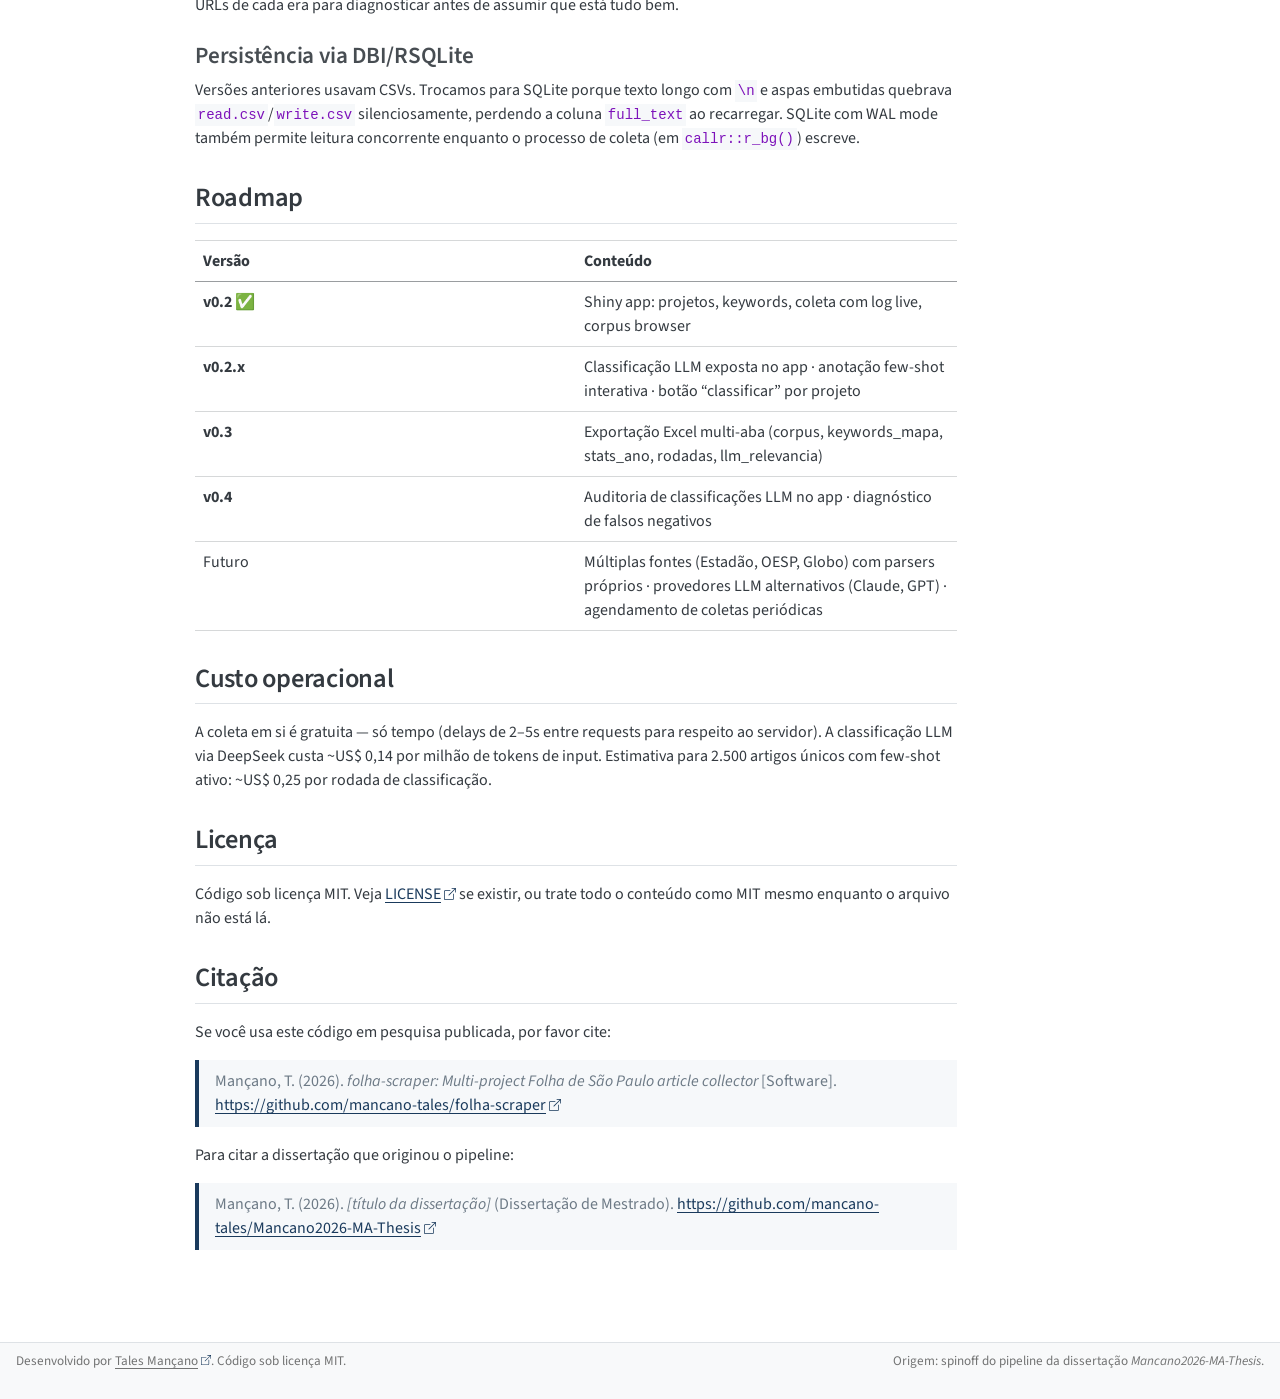
<file: docs/sobre.html>
<!DOCTYPE html>
<html xmlns="http://www.w3.org/1999/xhtml" lang="en" xml:lang="en"><head>

<meta charset="utf-8">
<meta name="generator" content="quarto-1.9.37">

<meta name="viewport" content="width=device-width, initial-scale=1.0, user-scalable=yes">

<meta name="description" content="Contexto, origem, escolhas de design e roadmap.">

<title>Sobre – folha-scraper</title>
<style>
/* Default styles provided by pandoc.
** See https://pandoc.org/MANUAL.html#variables-for-html for config info.
*/
code{white-space: pre-wrap;}
span.smallcaps{font-variant: small-caps;}
div.columns{display: flex; gap: min(4vw, 1.5em);}
div.column{flex: auto; overflow-x: auto;}
div.hanging-indent{margin-left: 1.5em; text-indent: -1.5em;}
ul.task-list{list-style: none;}
ul.task-list li input[type="checkbox"] {
  width: 0.8em;
  margin: 0 0.8em 0.2em -1em; /* quarto-specific, see https://github.com/quarto-dev/quarto-cli/issues/4556 */ 
  vertical-align: middle;
}
</style>


<script src="site_libs/quarto-nav/quarto-nav.js"></script>
<script src="site_libs/clipboard/clipboard.min.js"></script>
<script src="site_libs/quarto-search/autocomplete.umd.js"></script>
<script src="site_libs/quarto-search/fuse.min.js"></script>
<script src="site_libs/quarto-search/quarto-search.js"></script>
<meta name="quarto:offset" content="./">
<script src="site_libs/quarto-html/quarto.js" type="module"></script>
<script src="site_libs/quarto-html/tabsets/tabsets.js" type="module"></script>
<script src="site_libs/quarto-html/popper.min.js"></script>
<script src="site_libs/quarto-html/tippy.umd.min.js"></script>
<script src="site_libs/quarto-html/anchor.min.js"></script>
<link href="site_libs/quarto-html/tippy.css" rel="stylesheet">
<link href="site_libs/quarto-html/quarto-syntax-highlighting-d7bc499e3991bb191dafef194b218b79.css" rel="stylesheet" id="quarto-text-highlighting-styles">
<script src="site_libs/bootstrap/bootstrap.min.js"></script>
<link href="site_libs/bootstrap/bootstrap-icons.css" rel="stylesheet">
<link href="site_libs/bootstrap/bootstrap-9779c63a7e80801b0e7fff5281d4ee7c.min.css" rel="stylesheet" append-hash="true" id="quarto-bootstrap" data-mode="light">
<script id="quarto-search-options" type="application/json">{
  "location": "navbar",
  "copy-button": false,
  "collapse-after": 3,
  "panel-placement": "end",
  "type": "overlay",
  "limit": 50,
  "keyboard-shortcut": [
    "f",
    "/",
    "s"
  ],
  "show-item-context": false,
  "language": {
    "search-no-results-text": "No results",
    "search-matching-documents-text": "matching documents",
    "search-copy-link-title": "Copy link to search",
    "search-hide-matches-text": "Hide additional matches",
    "search-more-match-text": "more match in this document",
    "search-more-matches-text": "more matches in this document",
    "search-clear-button-title": "Clear",
    "search-text-placeholder": "",
    "search-detached-cancel-button-title": "Cancel",
    "search-submit-button-title": "Submit",
    "search-label": "Search"
  }
}</script>
<style>html{ scroll-behavior: smooth; }</style>


</head>

<body class="nav-fixed quarto-light">

<div id="quarto-search-results"></div>
  <header id="quarto-header" class="headroom fixed-top">
    <nav class="navbar navbar-expand-lg " data-bs-theme="dark">
      <div class="navbar-container container-fluid">
      <div class="navbar-brand-container mx-auto">
    <a class="navbar-brand" href="./index.html">
    <span class="navbar-title">folha-scraper</span>
    </a>
  </div>
            <div id="quarto-search" class="" title="Search"></div>
          <button class="navbar-toggler" type="button" data-bs-toggle="collapse" data-bs-target="#navbarCollapse" aria-controls="navbarCollapse" role="menu" aria-expanded="false" aria-label="Toggle navigation" onclick="if (window.quartoToggleHeadroom) { window.quartoToggleHeadroom(); }">
  <span class="navbar-toggler-icon"></span>
</button>
          <div class="collapse navbar-collapse" id="navbarCollapse">
            <ul class="navbar-nav navbar-nav-scroll me-auto">
  <li class="nav-item">
    <a class="nav-link" href="./index.html"> 
<span class="menu-text">Início</span></a>
  </li>  
  <li class="nav-item">
    <a class="nav-link" href="./comecar.html"> 
<span class="menu-text">Começar</span></a>
  </li>  
  <li class="nav-item">
    <a class="nav-link" href="./referencia.html"> 
<span class="menu-text">Referência</span></a>
  </li>  
  <li class="nav-item">
    <a class="nav-link active" href="./sobre.html" aria-current="page"> 
<span class="menu-text">Sobre</span></a>
  </li>  
</ul>
            <ul class="navbar-nav navbar-nav-scroll ms-auto">
  <li class="nav-item compact">
    <a class="nav-link" href="https://github.com/mancano-tales/folha-scraper"> <i class="bi bi-github" role="img" aria-label="GitHub">
</i> 
<span class="menu-text"></span></a>
  </li>  
</ul>
          </div> <!-- /navcollapse -->
            <div class="quarto-navbar-tools">
</div>
      </div> <!-- /container-fluid -->
    </nav>
</header>
<!-- content -->
<div id="quarto-content" class="quarto-container page-columns page-rows-contents page-layout-article page-navbar">
<!-- sidebar -->
<!-- margin-sidebar -->
    <div id="quarto-margin-sidebar" class="sidebar margin-sidebar">
        <nav id="TOC" role="doc-toc" class="toc-active">
    <h2 id="toc-title">On this page</h2>
   
  <ul>
  <li><a href="#origem" id="toc-origem" class="nav-link active" data-scroll-target="#origem">Origem</a></li>
  <li><a href="#por-que-clone-and-run-e-não-um-pacote-r" id="toc-por-que-clone-and-run-e-não-um-pacote-r" class="nav-link" data-scroll-target="#por-que-clone-and-run-e-não-um-pacote-r">Por que clone-and-run, e não um pacote R?</a></li>
  <li><a href="#escolhas-de-design" id="toc-escolhas-de-design" class="nav-link" data-scroll-target="#escolhas-de-design">Escolhas de design</a>
  <ul class="collapse">
  <li><a href="#url-como-identidade-do-artigo" id="toc-url-como-identidade-do-artigo" class="nav-link" data-scroll-target="#url-como-identidade-do-artigo">URL como identidade do artigo</a></li>
  <li><a href="#coleta-compartilhada-classificação-por-projeto" id="toc-coleta-compartilhada-classificação-por-projeto" class="nav-link" data-scroll-target="#coleta-compartilhada-classificação-por-projeto">Coleta compartilhada × classificação por-projeto</a></li>
  <li><a href="#parsers-html-versionados-por-era" id="toc-parsers-html-versionados-por-era" class="nav-link" data-scroll-target="#parsers-html-versionados-por-era">Parsers HTML versionados por era</a></li>
  <li><a href="#persistência-via-dbirsqlite" id="toc-persistência-via-dbirsqlite" class="nav-link" data-scroll-target="#persistência-via-dbirsqlite">Persistência via DBI/RSQLite</a></li>
  </ul></li>
  <li><a href="#roadmap" id="toc-roadmap" class="nav-link" data-scroll-target="#roadmap">Roadmap</a></li>
  <li><a href="#custo-operacional" id="toc-custo-operacional" class="nav-link" data-scroll-target="#custo-operacional">Custo operacional</a></li>
  <li><a href="#licença" id="toc-licença" class="nav-link" data-scroll-target="#licença">Licença</a></li>
  <li><a href="#citação" id="toc-citação" class="nav-link" data-scroll-target="#citação">Citação</a></li>
  </ul>
<div class="toc-actions"><ul><li><a href="https://github.com/mancano-tales/folha-scraper/edit/main/sobre.qmd" class="toc-action"><i class="bi bi-github"></i>Edit this page</a></li><li><a href="https://github.com/mancano-tales/folha-scraper/issues/new" class="toc-action"><i class="bi empty"></i>Report an issue</a></li></ul></div></nav>
    </div>
<!-- main -->
<main class="content" id="quarto-document-content">

<header id="title-block-header" class="quarto-title-block default">
<div class="quarto-title">
<h1 class="title">Sobre</h1>
</div>

<div>
  <div class="description">
    Contexto, origem, escolhas de design e roadmap.
  </div>
</div>


<div class="quarto-title-meta">

    
  
    
  </div>
  


</header>


<section id="origem" class="level2">
<h2 class="anchored" data-anchor-id="origem">Origem</h2>
<p>O folha-scraper começou como um pipeline R de uso interno na dissertação de mestrado <a href="https://github.com/mancano-tales/Mancano2026-MA-Thesis"><em>Mancano2026-MA-Thesis</em></a>, em uma subpasta da tese (<code>4-DA-Code/2026-05_Folha_Scraper</code>). Conforme as keywords foram crescendo e a estrutura precisou suportar iteração rápida, ficou claro que o pipeline merecia se tornar uma ferramenta própria, genérica e reutilizável.</p>
<p>Em maio de 2026, o código foi extraído num repositório próprio, com schema multi-projeto e um Shiny app. A versão da tese <strong>permanece congelada</strong> como artefato; este repositório é a versão genérica, voltada para uso continuado em pesquisa.</p>
</section>
<section id="por-que-clone-and-run-e-não-um-pacote-r" class="level2">
<h2 class="anchored" data-anchor-id="por-que-clone-and-run-e-não-um-pacote-r">Por que clone-and-run, e não um pacote R?</h2>
<p>Quem chega de fora pode estranhar — o repo tem cara de pacote (<code>R/</code> na raiz, <code>roxygen2</code>-style comments), mas explicitamente <strong>não é um pacote instalável</strong>.</p>
<p>Três motivos por trás dessa escolha:</p>
<ol type="1">
<li><p><strong>Estado por usuário</strong> — cada instalação tem seu próprio banco SQLite com projetos, keywords e artigos. Um pacote <code>install.packages()</code> esconderia esse banco numa biblioteca compartilhada, confundindo o usuário. Clone-and-run deixa óbvio: o banco vive <strong>dentro do clone</strong>.</p></li>
<li><p><strong>Velocidade de desenvolvimento</strong> — o tool ainda está em fase de iteração rápida. Pacote força ciclo <code>code → roxygenise → install → load</code>, que é caro a cada mudança. Clone-and-run só pede <code>source()</code>.</p></li>
<li><p><strong>Composição com Quarto</strong> — a tese, o site e o tooling do autor são todos Quarto. Adicionar <code>pkgdown</code> introduziria uma segunda toolchain de documentação sem ganho real.</p></li>
</ol>
<p>Se um dia fizer sentido ser pacote (porque outros pesquisadores querem <code>library(folhascraper)</code> em scripts), a conversão é simples: re-criar <code>DESCRIPTION</code> + <code>NAMESPACE</code>, mover <code>migrations/</code> de volta para <code>inst/migrations/</code>, ajustar <code>db_path_default()</code> para usar <code>tools::R_user_dir()</code>.</p>
</section>
<section id="escolhas-de-design" class="level2">
<h2 class="anchored" data-anchor-id="escolhas-de-design">Escolhas de design</h2>
<section id="url-como-identidade-do-artigo" class="level3">
<h3 class="anchored" data-anchor-id="url-como-identidade-do-artigo">URL como identidade do artigo</h3>
<p>A tabela <code>articles</code> é URL-keyed (<code>url_clean</code> PK). Mesmo artigo coletado em projetos diferentes existe <strong>uma única vez</strong>. Esse design permite:</p>
<ul>
<li>Coleta de fulltext acontece uma vez por URL (compartilhada entre projetos)</li>
<li>Re-rodar a mesma keyword em datas diferentes só atualiza, nunca duplica</li>
<li>O custo computacional cresce só com o <strong>novo</strong> que aparece</li>
</ul>
</section>
<section id="coleta-compartilhada-classificação-por-projeto" class="level3">
<h3 class="anchored" data-anchor-id="coleta-compartilhada-classificação-por-projeto">Coleta compartilhada × classificação por-projeto</h3>
<p><code>articles</code> e <code>project_articles</code> são N:N. Já <code>classifications</code> tem chave composta <code>(project_id, url_clean)</code> — mesmo artigo pode ser classificado como “relevante” no projeto A e “não relevante” no projeto B. Isso reflete o fato de que relevância editorial é <strong>teoria-dependente</strong>: uma notícia sobre “fraude no FIES” é central para um projeto sobre captura privada e periférica para outro sobre desigualdade de acesso.</p>
</section>
<section id="parsers-html-versionados-por-era" class="level3">
<h3 class="anchored" data-anchor-id="parsers-html-versionados-por-era">Parsers HTML versionados por era</h3>
<p>O site da Folha foi redesenhado várias vezes. O parser de fulltext cobre 3 “eras” em cascata:</p>
<ul>
<li><strong>Era 1 (1994–2003)</strong> — URLs <code>/fsp/YYYY/M/D/...</code>, layout em tabela arcaica, texto com <code>&lt;br&gt;</code>. Sem <code>&lt;time&gt;</code>; data extraída por regex da URL. Heurística: pega o <code>&lt;td&gt;</code> com maior bloco de texto e remove linhas de navegação (“Texto Anterior”, “Próximo Texto”, “Índice”).</li>
<li><strong>Era 2 (2003–2015)</strong> — <code>div.article</code> com <code>&lt;p&gt;</code> ou texto solto. URLs estilo <code>fcDDMMYYYY.htm</code>.</li>
<li><strong>Era 3 (2015+)</strong> — <code>div.c-news__body</code>, <code>&lt;time datetime="DD.mmm.YYYY às HHhMM"&gt;</code>.</li>
</ul>
<p>Se a Folha redesenhar o site novamente, rodar <code>inspect_search_page()</code> e <code>inspect_article_page()</code> em URLs de cada era para diagnosticar antes de assumir que está tudo bem.</p>
</section>
<section id="persistência-via-dbirsqlite" class="level3">
<h3 class="anchored" data-anchor-id="persistência-via-dbirsqlite">Persistência via DBI/RSQLite</h3>
<p>Versões anteriores usavam CSVs. Trocamos para SQLite porque texto longo com <code>\n</code> e aspas embutidas quebrava <code>read.csv</code>/<code>write.csv</code> silenciosamente, perdendo a coluna <code>full_text</code> ao recarregar. SQLite com WAL mode também permite leitura concorrente enquanto o processo de coleta (em <code>callr::r_bg()</code>) escreve.</p>
</section>
</section>
<section id="roadmap" class="level2">
<h2 class="anchored" data-anchor-id="roadmap">Roadmap</h2>
<table class="caption-top table">
<colgroup>
<col style="width: 50%">
<col style="width: 50%">
</colgroup>
<thead>
<tr class="header">
<th>Versão</th>
<th>Conteúdo</th>
</tr>
</thead>
<tbody>
<tr class="odd">
<td><strong>v0.2</strong> ✅</td>
<td>Shiny app: projetos, keywords, coleta com log live, corpus browser</td>
</tr>
<tr class="even">
<td><strong>v0.2.x</strong></td>
<td>Classificação LLM exposta no app · anotação few-shot interativa · botão “classificar” por projeto</td>
</tr>
<tr class="odd">
<td><strong>v0.3</strong></td>
<td>Exportação Excel multi-aba (corpus, keywords_mapa, stats_ano, rodadas, llm_relevancia)</td>
</tr>
<tr class="even">
<td><strong>v0.4</strong></td>
<td>Auditoria de classificações LLM no app · diagnóstico de falsos negativos</td>
</tr>
<tr class="odd">
<td>Futuro</td>
<td>Múltiplas fontes (Estadão, OESP, Globo) com parsers próprios · provedores LLM alternativos (Claude, GPT) · agendamento de coletas periódicas</td>
</tr>
</tbody>
</table>
</section>
<section id="custo-operacional" class="level2">
<h2 class="anchored" data-anchor-id="custo-operacional">Custo operacional</h2>
<p>A coleta em si é gratuita — só tempo (delays de 2–5s entre requests para respeito ao servidor). A classificação LLM via DeepSeek custa ~US$ 0,14 por milhão de tokens de input. Estimativa para 2.500 artigos únicos com few-shot ativo: ~US$ 0,25 por rodada de classificação.</p>
</section>
<section id="licença" class="level2">
<h2 class="anchored" data-anchor-id="licença">Licença</h2>
<p>Código sob licença MIT. Veja <a href="https://github.com/mancano-tales/folha-scraper/blob/main/LICENSE">LICENSE</a> se existir, ou trate todo o conteúdo como MIT mesmo enquanto o arquivo não está lá.</p>
</section>
<section id="citação" class="level2">
<h2 class="anchored" data-anchor-id="citação">Citação</h2>
<p>Se você usa este código em pesquisa publicada, por favor cite:</p>
<blockquote class="blockquote">
<p>Mançano, T. (2026). <em>folha-scraper: Multi-project Folha de São Paulo article collector</em> [Software]. <a href="https://github.com/mancano-tales/folha-scraper" class="uri">https://github.com/mancano-tales/folha-scraper</a></p>
</blockquote>
<p>Para citar a dissertação que originou o pipeline:</p>
<blockquote class="blockquote">
<p>Mançano, T. (2026). <em>[título da dissertação]</em> (Dissertação de Mestrado). <a href="https://github.com/mancano-tales/Mancano2026-MA-Thesis" class="uri">https://github.com/mancano-tales/Mancano2026-MA-Thesis</a></p>
</blockquote>


</section>

<a onclick="window.scrollTo(0, 0); return false;" role="button" id="quarto-back-to-top"><i class="bi bi-arrow-up"></i> Back to top</a></main> <!-- /main -->
<script id="quarto-html-after-body" type="application/javascript">
  window.document.addEventListener("DOMContentLoaded", function (event) {
    const icon = "";
    const anchorJS = new window.AnchorJS();
    anchorJS.options = {
      placement: 'right',
      icon: icon
    };
    anchorJS.add('.anchored');
    const isCodeAnnotation = (el) => {
      for (const clz of el.classList) {
        if (clz.startsWith('code-annotation-')) {                     
          return true;
        }
      }
      return false;
    }
    const onCopySuccess = function(e) {
      // button target
      const button = e.trigger;
      // don't keep focus
      button.blur();
      // flash "checked"
      button.classList.add('code-copy-button-checked');
      var currentTitle = button.getAttribute("title");
      button.setAttribute("title", "Copied!");
      let tooltip;
      if (window.bootstrap) {
        button.setAttribute("data-bs-toggle", "tooltip");
        button.setAttribute("data-bs-placement", "left");
        button.setAttribute("data-bs-title", "Copied!");
        tooltip = new bootstrap.Tooltip(button, 
          { trigger: "manual", 
            customClass: "code-copy-button-tooltip",
            offset: [0, -8]});
        tooltip.show();    
      }
      setTimeout(function() {
        if (tooltip) {
          tooltip.hide();
          button.removeAttribute("data-bs-title");
          button.removeAttribute("data-bs-toggle");
          button.removeAttribute("data-bs-placement");
        }
        button.setAttribute("title", currentTitle);
        button.classList.remove('code-copy-button-checked');
      }, 1000);
      // clear code selection
      e.clearSelection();
    }
    const getTextToCopy = function(trigger) {
      const outerScaffold = trigger.parentElement.cloneNode(true);
      const codeEl = outerScaffold.querySelector('code');
      for (const childEl of codeEl.children) {
        if (isCodeAnnotation(childEl)) {
          childEl.remove();
        }
      }
      return codeEl.innerText;
    }
    const clipboard = new window.ClipboardJS('.code-copy-button:not([data-in-quarto-modal])', {
      text: getTextToCopy
    });
    clipboard.on('success', onCopySuccess);
    if (window.document.getElementById('quarto-embedded-source-code-modal')) {
      const clipboardModal = new window.ClipboardJS('.code-copy-button[data-in-quarto-modal]', {
        text: getTextToCopy,
        container: window.document.getElementById('quarto-embedded-source-code-modal')
      });
      clipboardModal.on('success', onCopySuccess);
    }
      var localhostRegex = new RegExp(/^(?:http|https):\/\/localhost\:?[0-9]*\//);
      var mailtoRegex = new RegExp(/^mailto:/);
        var filterRegex = new RegExp("https:\/\/mancano-tales\.github\.io\/folha-scraper\/");
      var isInternal = (href) => {
          return filterRegex.test(href) || localhostRegex.test(href) || mailtoRegex.test(href);
      }
      // Inspect non-navigation links and adorn them if external
     var links = window.document.querySelectorAll('a[href]:not(.nav-link):not(.navbar-brand):not(.toc-action):not(.sidebar-link):not(.sidebar-item-toggle):not(.pagination-link):not(.no-external):not([aria-hidden]):not(.dropdown-item):not(.quarto-navigation-tool):not(.about-link)');
      for (var i=0; i<links.length; i++) {
        const link = links[i];
        if (!isInternal(link.href)) {
          // undo the damage that might have been done by quarto-nav.js in the case of
          // links that we want to consider external
          if (link.dataset.originalHref !== undefined) {
            link.href = link.dataset.originalHref;
          }
            // target, if specified
            link.setAttribute("target", "_blank");
            if (link.getAttribute("rel") === null) {
              link.setAttribute("rel", "noopener");
            }
            // default icon
            link.classList.add("external");
        }
      }
    function tippyHover(el, contentFn, onTriggerFn, onUntriggerFn) {
      const config = {
        allowHTML: true,
        maxWidth: 500,
        delay: 100,
        arrow: false,
        appendTo: function(el) {
            return el.parentElement;
        },
        interactive: true,
        interactiveBorder: 10,
        theme: 'quarto',
        placement: 'bottom-start',
      };
      if (contentFn) {
        config.content = contentFn;
      }
      if (onTriggerFn) {
        config.onTrigger = onTriggerFn;
      }
      if (onUntriggerFn) {
        config.onUntrigger = onUntriggerFn;
      }
      window.tippy(el, config); 
    }
    const noterefs = window.document.querySelectorAll('a[role="doc-noteref"]');
    for (var i=0; i<noterefs.length; i++) {
      const ref = noterefs[i];
      tippyHover(ref, function() {
        // use id or data attribute instead here
        let href = ref.getAttribute('data-footnote-href') || ref.getAttribute('href');
        try { href = new URL(href).hash; } catch {}
        const id = href.replace(/^#\/?/, "");
        const note = window.document.getElementById(id);
        if (note) {
          return note.innerHTML;
        } else {
          return "";
        }
      });
    }
    const xrefs = window.document.querySelectorAll('a.quarto-xref');
    const processXRef = (id, note) => {
      // Strip column container classes
      const stripColumnClz = (el) => {
        el.classList.remove("page-full", "page-columns");
        if (el.children) {
          for (const child of el.children) {
            stripColumnClz(child);
          }
        }
      }
      stripColumnClz(note)
      if (id === null || id.startsWith('sec-')) {
        // Special case sections, only their first couple elements
        const container = document.createElement("div");
        if (note.children && note.children.length > 2) {
          container.appendChild(note.children[0].cloneNode(true));
          for (let i = 1; i < note.children.length; i++) {
            const child = note.children[i];
            if (child.tagName === "P" && child.innerText === "") {
              continue;
            } else {
              container.appendChild(child.cloneNode(true));
              break;
            }
          }
          if (window.Quarto?.typesetMath) {
            window.Quarto.typesetMath(container);
          }
          return container.innerHTML
        } else {
          if (window.Quarto?.typesetMath) {
            window.Quarto.typesetMath(note);
          }
          return note.innerHTML;
        }
      } else {
        // Remove any anchor links if they are present
        const anchorLink = note.querySelector('a.anchorjs-link');
        if (anchorLink) {
          anchorLink.remove();
        }
        if (window.Quarto?.typesetMath) {
          window.Quarto.typesetMath(note);
        }
        if (note.classList.contains("callout")) {
          return note.outerHTML;
        } else {
          return note.innerHTML;
        }
      }
    }
    for (var i=0; i<xrefs.length; i++) {
      const xref = xrefs[i];
      tippyHover(xref, undefined, function(instance) {
        instance.disable();
        let url = xref.getAttribute('href');
        let hash = undefined; 
        if (url.startsWith('#')) {
          hash = url;
        } else {
          try { hash = new URL(url).hash; } catch {}
        }
        if (hash) {
          const id = hash.replace(/^#\/?/, "");
          const note = window.document.getElementById(id);
          if (note !== null) {
            try {
              const html = processXRef(id, note.cloneNode(true));
              instance.setContent(html);
            } finally {
              instance.enable();
              instance.show();
            }
          } else {
            // See if we can fetch this
            fetch(url.split('#')[0])
            .then(res => res.text())
            .then(html => {
              const parser = new DOMParser();
              const htmlDoc = parser.parseFromString(html, "text/html");
              const note = htmlDoc.getElementById(id);
              if (note !== null) {
                const html = processXRef(id, note);
                instance.setContent(html);
              } 
            }).finally(() => {
              instance.enable();
              instance.show();
            });
          }
        } else {
          // See if we can fetch a full url (with no hash to target)
          // This is a special case and we should probably do some content thinning / targeting
          fetch(url)
          .then(res => res.text())
          .then(html => {
            const parser = new DOMParser();
            const htmlDoc = parser.parseFromString(html, "text/html");
            const note = htmlDoc.querySelector('main.content');
            if (note !== null) {
              // This should only happen for chapter cross references
              // (since there is no id in the URL)
              // remove the first header
              if (note.children.length > 0 && note.children[0].tagName === "HEADER") {
                note.children[0].remove();
              }
              const html = processXRef(null, note);
              instance.setContent(html);
            } 
          }).finally(() => {
            instance.enable();
            instance.show();
          });
        }
      }, function(instance) {
      });
    }
        let selectedAnnoteEl;
        const selectorForAnnotation = ( cell, annotation) => {
          let cellAttr = 'data-code-cell="' + cell + '"';
          let lineAttr = 'data-code-annotation="' +  annotation + '"';
          const selector = 'span[' + cellAttr + '][' + lineAttr + ']';
          return selector;
        }
        const selectCodeLines = (annoteEl) => {
          const doc = window.document;
          const targetCell = annoteEl.getAttribute("data-target-cell");
          const targetAnnotation = annoteEl.getAttribute("data-target-annotation");
          const annoteSpan = window.document.querySelector(selectorForAnnotation(targetCell, targetAnnotation));
          const lines = annoteSpan.getAttribute("data-code-lines").split(",");
          const lineIds = lines.map((line) => {
            return targetCell + "-" + line;
          })
          let top = null;
          let height = null;
          let parent = null;
          if (lineIds.length > 0) {
              //compute the position of the single el (top and bottom and make a div)
              const el = window.document.getElementById(lineIds[0]);
              top = el.offsetTop;
              height = el.offsetHeight;
              parent = el.parentElement.parentElement;
            if (lineIds.length > 1) {
              const lastEl = window.document.getElementById(lineIds[lineIds.length - 1]);
              const bottom = lastEl.offsetTop + lastEl.offsetHeight;
              height = bottom - top;
            }
            if (top !== null && height !== null && parent !== null) {
              // cook up a div (if necessary) and position it 
              let div = window.document.getElementById("code-annotation-line-highlight");
              if (div === null) {
                div = window.document.createElement("div");
                div.setAttribute("id", "code-annotation-line-highlight");
                div.style.position = 'absolute';
                parent.appendChild(div);
              }
              div.style.top = top - 2 + "px";
              div.style.height = height + 4 + "px";
              div.style.left = 0;
              let gutterDiv = window.document.getElementById("code-annotation-line-highlight-gutter");
              if (gutterDiv === null) {
                gutterDiv = window.document.createElement("div");
                gutterDiv.setAttribute("id", "code-annotation-line-highlight-gutter");
                gutterDiv.style.position = 'absolute';
                const codeCell = window.document.getElementById(targetCell);
                const gutter = codeCell.querySelector('.code-annotation-gutter');
                gutter.appendChild(gutterDiv);
              }
              gutterDiv.style.top = top - 2 + "px";
              gutterDiv.style.height = height + 4 + "px";
            }
            selectedAnnoteEl = annoteEl;
          }
        };
        const unselectCodeLines = () => {
          const elementsIds = ["code-annotation-line-highlight", "code-annotation-line-highlight-gutter"];
          elementsIds.forEach((elId) => {
            const div = window.document.getElementById(elId);
            if (div) {
              div.remove();
            }
          });
          selectedAnnoteEl = undefined;
        };
          // Handle positioning of the toggle
      window.addEventListener(
        "resize",
        throttle(() => {
          elRect = undefined;
          if (selectedAnnoteEl) {
            selectCodeLines(selectedAnnoteEl);
          }
        }, 10)
      );
      function throttle(fn, ms) {
      let throttle = false;
      let timer;
        return (...args) => {
          if(!throttle) { // first call gets through
              fn.apply(this, args);
              throttle = true;
          } else { // all the others get throttled
              if(timer) clearTimeout(timer); // cancel #2
              timer = setTimeout(() => {
                fn.apply(this, args);
                timer = throttle = false;
              }, ms);
          }
        };
      }
        // Attach click handler to the DT
        const annoteDls = window.document.querySelectorAll('dt[data-target-cell]');
        for (const annoteDlNode of annoteDls) {
          annoteDlNode.addEventListener('click', (event) => {
            const clickedEl = event.target;
            if (clickedEl !== selectedAnnoteEl) {
              unselectCodeLines();
              const activeEl = window.document.querySelector('dt[data-target-cell].code-annotation-active');
              if (activeEl) {
                activeEl.classList.remove('code-annotation-active');
              }
              selectCodeLines(clickedEl);
              clickedEl.classList.add('code-annotation-active');
            } else {
              // Unselect the line
              unselectCodeLines();
              clickedEl.classList.remove('code-annotation-active');
            }
          });
        }
    const findCites = (el) => {
      const parentEl = el.parentElement;
      if (parentEl) {
        const cites = parentEl.dataset.cites;
        if (cites) {
          return {
            el,
            cites: cites.split(' ')
          };
        } else {
          return findCites(el.parentElement)
        }
      } else {
        return undefined;
      }
    };
    var bibliorefs = window.document.querySelectorAll('a[role="doc-biblioref"]');
    for (var i=0; i<bibliorefs.length; i++) {
      const ref = bibliorefs[i];
      const citeInfo = findCites(ref);
      if (citeInfo) {
        tippyHover(citeInfo.el, function() {
          var popup = window.document.createElement('div');
          citeInfo.cites.forEach(function(cite) {
            var citeDiv = window.document.createElement('div');
            citeDiv.classList.add('hanging-indent');
            citeDiv.classList.add('csl-entry');
            var biblioDiv = window.document.getElementById('ref-' + cite);
            if (biblioDiv) {
              citeDiv.innerHTML = biblioDiv.innerHTML;
            }
            popup.appendChild(citeDiv);
          });
          return popup.innerHTML;
        });
      }
    }
  });
  </script>
</div> <!-- /content -->
<footer class="footer">
  <div class="nav-footer">
    <div class="nav-footer-left">
<p>Desenvolvido por <a href="https://github.com/mancano-tales">Tales Mançano</a>. Código sob licença MIT.</p>
</div>   
    <div class="nav-footer-center">
      &nbsp;
    <div class="toc-actions d-sm-block d-md-none"><ul><li><a href="https://github.com/mancano-tales/folha-scraper/edit/main/sobre.qmd" class="toc-action"><i class="bi bi-github"></i>Edit this page</a></li><li><a href="https://github.com/mancano-tales/folha-scraper/issues/new" class="toc-action"><i class="bi empty"></i>Report an issue</a></li></ul></div></div>
    <div class="nav-footer-right">
<p>Origem: spinoff do pipeline da dissertação <em>Mancano2026-MA-Thesis</em>.</p>
</div>
  </div>
</footer>




<script src="site_libs/quarto-html/zenscroll-min.js"></script>
</body></html>
</file>
<file: docs/site_libs/quarto-html/tippy.css>
.tippy-box[data-animation=fade][data-state=hidden]{opacity:0}[data-tippy-root]{max-width:calc(100vw - 10px)}.tippy-box{position:relative;background-color:#333;color:#fff;border-radius:4px;font-size:14px;line-height:1.4;white-space:normal;outline:0;transition-property:transform,visibility,opacity}.tippy-box[data-placement^=top]>.tippy-arrow{bottom:0}.tippy-box[data-placement^=top]>.tippy-arrow:before{bottom:-7px;left:0;border-width:8px 8px 0;border-top-color:initial;transform-origin:center top}.tippy-box[data-placement^=bottom]>.tippy-arrow{top:0}.tippy-box[data-placement^=bottom]>.tippy-arrow:before{top:-7px;left:0;border-width:0 8px 8px;border-bottom-color:initial;transform-origin:center bottom}.tippy-box[data-placement^=left]>.tippy-arrow{right:0}.tippy-box[data-placement^=left]>.tippy-arrow:before{border-width:8px 0 8px 8px;border-left-color:initial;right:-7px;transform-origin:center left}.tippy-box[data-placement^=right]>.tippy-arrow{left:0}.tippy-box[data-placement^=right]>.tippy-arrow:before{left:-7px;border-width:8px 8px 8px 0;border-right-color:initial;transform-origin:center right}.tippy-box[data-inertia][data-state=visible]{transition-timing-function:cubic-bezier(.54,1.5,.38,1.11)}.tippy-arrow{width:16px;height:16px;color:#333}.tippy-arrow:before{content:"";position:absolute;border-color:transparent;border-style:solid}.tippy-content{position:relative;padding:5px 9px;z-index:1}
</file>
<file: docs/site_libs/quarto-html/quarto-syntax-highlighting-d7bc499e3991bb191dafef194b218b79.css>
/* quarto syntax highlight colors */
:root {
  --quarto-hl-ot-color: #003B4F;
  --quarto-hl-at-color: #657422;
  --quarto-hl-ss-color: #20794D;
  --quarto-hl-an-color: #5E5E5E;
  --quarto-hl-fu-color: #4758AB;
  --quarto-hl-st-color: #20794D;
  --quarto-hl-cf-color: #003B4F;
  --quarto-hl-op-color: #5E5E5E;
  --quarto-hl-er-color: #AD0000;
  --quarto-hl-bn-color: #AD0000;
  --quarto-hl-al-color: #AD0000;
  --quarto-hl-va-color: #111111;
  --quarto-hl-bu-color: inherit;
  --quarto-hl-ex-color: inherit;
  --quarto-hl-pp-color: #AD0000;
  --quarto-hl-in-color: #5E5E5E;
  --quarto-hl-vs-color: #20794D;
  --quarto-hl-wa-color: #5E5E5E;
  --quarto-hl-do-color: #5E5E5E;
  --quarto-hl-im-color: #00769E;
  --quarto-hl-ch-color: #20794D;
  --quarto-hl-dt-color: #AD0000;
  --quarto-hl-fl-color: #AD0000;
  --quarto-hl-co-color: #5E5E5E;
  --quarto-hl-cv-color: #5E5E5E;
  --quarto-hl-cn-color: #8f5902;
  --quarto-hl-sc-color: #5E5E5E;
  --quarto-hl-dv-color: #AD0000;
  --quarto-hl-kw-color: #003B4F;
}

/* other quarto variables */
:root {
  --quarto-font-monospace: "JetBrains Mono", "Cascadia Code", Consolas, Monaco, monospace;
}

/* syntax highlight based on Pandoc's rules */
pre > code.sourceCode > span {
  color: #003B4F;
}

code.sourceCode > span {
  color: #003B4F;
}

div.sourceCode,
div.sourceCode pre.sourceCode {
  color: #003B4F;
}

/* Normal */
code span {
  color: #003B4F;
}

/* Alert */
code span.al {
  color: #AD0000;
  font-style: inherit;
}

/* Annotation */
code span.an {
  color: #5E5E5E;
  font-style: inherit;
}

/* Attribute */
code span.at {
  color: #657422;
  font-style: inherit;
}

/* BaseN */
code span.bn {
  color: #AD0000;
  font-style: inherit;
}

/* BuiltIn */
code span.bu {
  font-style: inherit;
}

/* ControlFlow */
code span.cf {
  color: #003B4F;
  font-weight: bold;
  font-style: inherit;
}

/* Char */
code span.ch {
  color: #20794D;
  font-style: inherit;
}

/* Constant */
code span.cn {
  color: #8f5902;
  font-style: inherit;
}

/* Comment */
code span.co {
  color: #5E5E5E;
  font-style: inherit;
}

/* CommentVar */
code span.cv {
  color: #5E5E5E;
  font-style: italic;
}

/* Documentation */
code span.do {
  color: #5E5E5E;
  font-style: italic;
}

/* DataType */
code span.dt {
  color: #AD0000;
  font-style: inherit;
}

/* DecVal */
code span.dv {
  color: #AD0000;
  font-style: inherit;
}

/* Error */
code span.er {
  color: #AD0000;
  font-style: inherit;
}

/* Extension */
code span.ex {
  font-style: inherit;
}

/* Float */
code span.fl {
  color: #AD0000;
  font-style: inherit;
}

/* Function */
code span.fu {
  color: #4758AB;
  font-style: inherit;
}

/* Import */
code span.im {
  color: #00769E;
  font-style: inherit;
}

/* Information */
code span.in {
  color: #5E5E5E;
  font-style: inherit;
}

/* Keyword */
code span.kw {
  color: #003B4F;
  font-weight: bold;
  font-style: inherit;
}

/* Operator */
code span.op {
  color: #5E5E5E;
  font-style: inherit;
}

/* Other */
code span.ot {
  color: #003B4F;
  font-style: inherit;
}

/* Preprocessor */
code span.pp {
  color: #AD0000;
  font-style: inherit;
}

/* SpecialChar */
code span.sc {
  color: #5E5E5E;
  font-style: inherit;
}

/* SpecialString */
code span.ss {
  color: #20794D;
  font-style: inherit;
}

/* String */
code span.st {
  color: #20794D;
  font-style: inherit;
}

/* Variable */
code span.va {
  color: #111111;
  font-style: inherit;
}

/* VerbatimString */
code span.vs {
  color: #20794D;
  font-style: inherit;
}

/* Warning */
code span.wa {
  color: #5E5E5E;
  font-style: italic;
}

.prevent-inlining {
  content: "</";
}

/*# sourceMappingURL=ae55085b472987ad7b691340420815a4.css.map */
</file>
